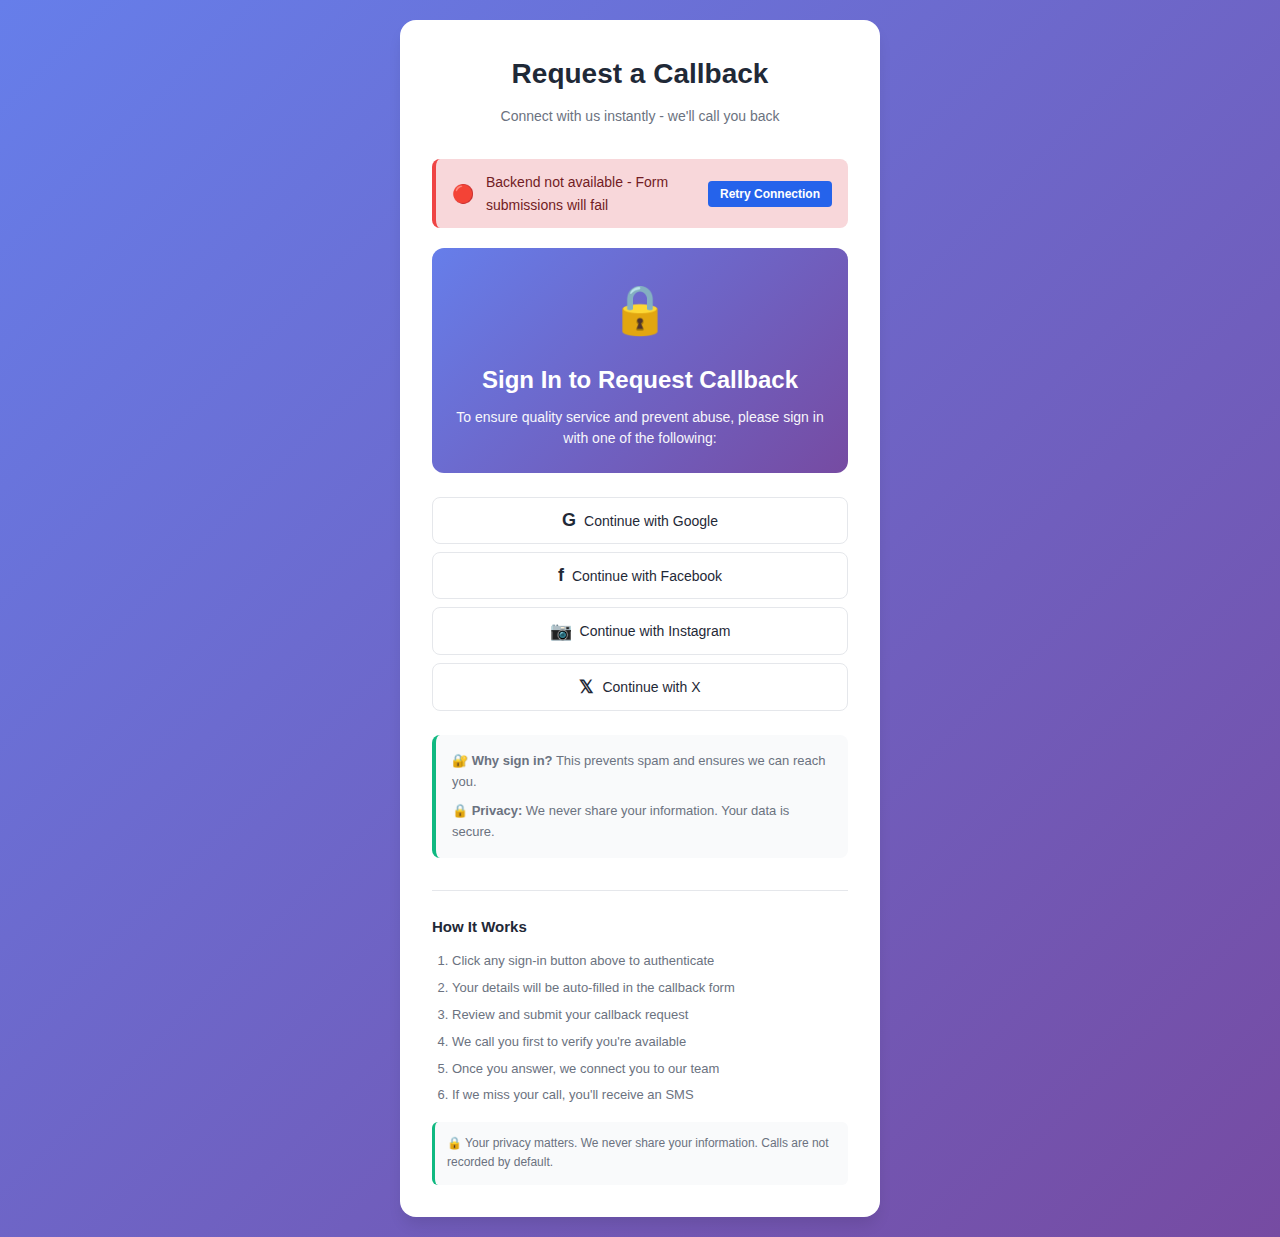
<file: frontend/index.html>
<!DOCTYPE html>
<html lang="en">
<head>
  <meta charset="UTF-8" />
  <meta name="viewport" content="width=device-width, initial-scale=1.0"/>
  <meta name="description" content="Request a callback - Connect instantly with our team"/>
  <title>Request a Callback</title>
  <link rel="stylesheet" href="styles.css"/>
  <!-- Google reCAPTCHA v2 -->
  <script src="https://www.google.com/recaptcha/api.js" async defer></script>
</head>
<body>
  <div class="container">
    <header>
      <h1>Request a Callback</h1>
      <p class="subtitle">Connect with us instantly - we'll call you back</p>
    </header>

    <!-- Backend Status Indicator -->
    <div id="backend-status">
      <div class="backend-status status-checking">
        <span class="status-icon">🔄</span>
        <span class="status-text">Checking backend connection...</span>
      </div>
    </div>

    <!-- Setup Wizard Link (shown when Twilio not configured) -->
    <div id="setup-wizard-notice" style="display: none; background: #fff3cd; border-left: 4px solid #ffc107; padding: 16px; margin: 20px 0; border-radius: 4px;">
      <h3 style="margin-top: 0; color: #856404;">⚙️ Twilio Not Configured</h3>
      <p style="color: #856404;">To enable real phone callbacks, you need to configure Twilio credentials.</p>
      <a href="setup.html" style="display: inline-block; margin-top: 10px; padding: 10px 20px; background: #007bff; color: white; text-decoration: none; border-radius: 4px;">
        🚀 Run Setup Wizard
      </a>
    </div>

    <!-- Authentication Required Section -->
    <div id="auth-required" class="auth-section">
      <div class="auth-notice">
        <span class="lock-icon">🔒</span>
        <h3>Sign In to Request Callback</h3>
        <p>To ensure quality service and prevent abuse, please sign in with one of the following:</p>
      </div>

      <div class="social-login">
        <div class="social-buttons">
          <button class="social-btn google" data-provider="google">
            <span class="icon">G</span> Continue with Google
          </button>
          <button class="social-btn facebook" data-provider="facebook">
            <span class="icon">f</span> Continue with Facebook
          </button>
          <button class="social-btn instagram" data-provider="instagram">
            <span class="icon">📷</span> Continue with Instagram
          </button>
          <button class="social-btn x" data-provider="x">
            <span class="icon">𝕏</span> Continue with X
          </button>
        </div>
      </div>

      <div class="security-notice">
        <p>🔐 <strong>Why sign in?</strong> This prevents spam and ensures we can reach you.</p>
        <p>🔒 <strong>Privacy:</strong> We never share your information. Your data is secure.</p>
      </div>
    </div>

    <!-- User Profile (shown when logged in) -->
    <div id="user-profile" class="user-profile" style="display: none;">
      <div class="profile-card">
        <div class="profile-info">
          <span class="profile-icon">👤</span>
          <div class="profile-details">
            <strong id="profile-name">Loading...</strong>
            <small id="profile-email">Loading...</small>
          </div>
        </div>
        <button id="logout-btn" class="logout-btn">Sign Out</button>
      </div>
    </div>

    <form id="callbackForm" style="display: none;">
      <div class="form-group">
        <label for="name">Full Name</label>
        <input 
          type="text" 
          id="name" 
          name="name"
          placeholder="John Doe" 
          autocomplete="name"
        />
      </div>

      <div class="form-group">
        <label for="email">Email Address</label>
        <input 
          type="email" 
          id="email" 
          name="email"
          placeholder="john@example.com" 
          autocomplete="email"
        />
      </div>

      <div class="form-group">
        <label for="phone">Phone Number <span class="required">*</span></label>
        <input
          type="tel"
          id="phone"
          name="phone"
          placeholder="+1 (555) 123-4567"
          required
          autocomplete="tel"
          pattern="[\+]?[0-9\s\-\(\)]+"
        />
        <small class="help-text">Include country code for international numbers</small>
      </div>

      <!-- Honeypot field - hidden from users, catches bots -->
      <div class="form-group" style="position: absolute; left: -9999px; opacity: 0; pointer-events: none;" aria-hidden="true">
        <label for="website">Website (leave blank)</label>
        <input
          type="text"
          id="website"
          name="website"
          tabindex="-1"
          autocomplete="off"
        />
      </div>

      <!-- Google reCAPTCHA v2 widget -->
      <div class="captcha-container">
        <div class="g-recaptcha" data-sitekey="6LeIxAcTAAAAAJcZVRqyHh71UMIEGNQ_MXjiZKhI"></div>
        <small class="help-text">This site is protected by reCAPTCHA</small>
      </div>

      <button type="submit" class="submit-btn">
        📞 Request Callback Now
      </button>
    </form>

    <div id="status" class="status-message" role="status" aria-live="polite"></div>

    <footer class="info-section">
      <h4>How It Works</h4>
      <ol>
        <li>Click any sign-in button above to authenticate</li>
        <li>Your details will be auto-filled in the callback form</li>
        <li>Review and submit your callback request</li>
        <li>We call you first to verify you're available</li>
        <li>Once you answer, we connect you to our team</li>
        <li>If we miss your call, you'll receive an SMS</li>
      </ol>
      <p class="privacy-note">
        🔒 Your privacy matters. We never share your information.
        Calls are not recorded by default.
      </p>
    </footer>
  </div>

  <script src="app.js"></script>
</body>
</html>
</file>
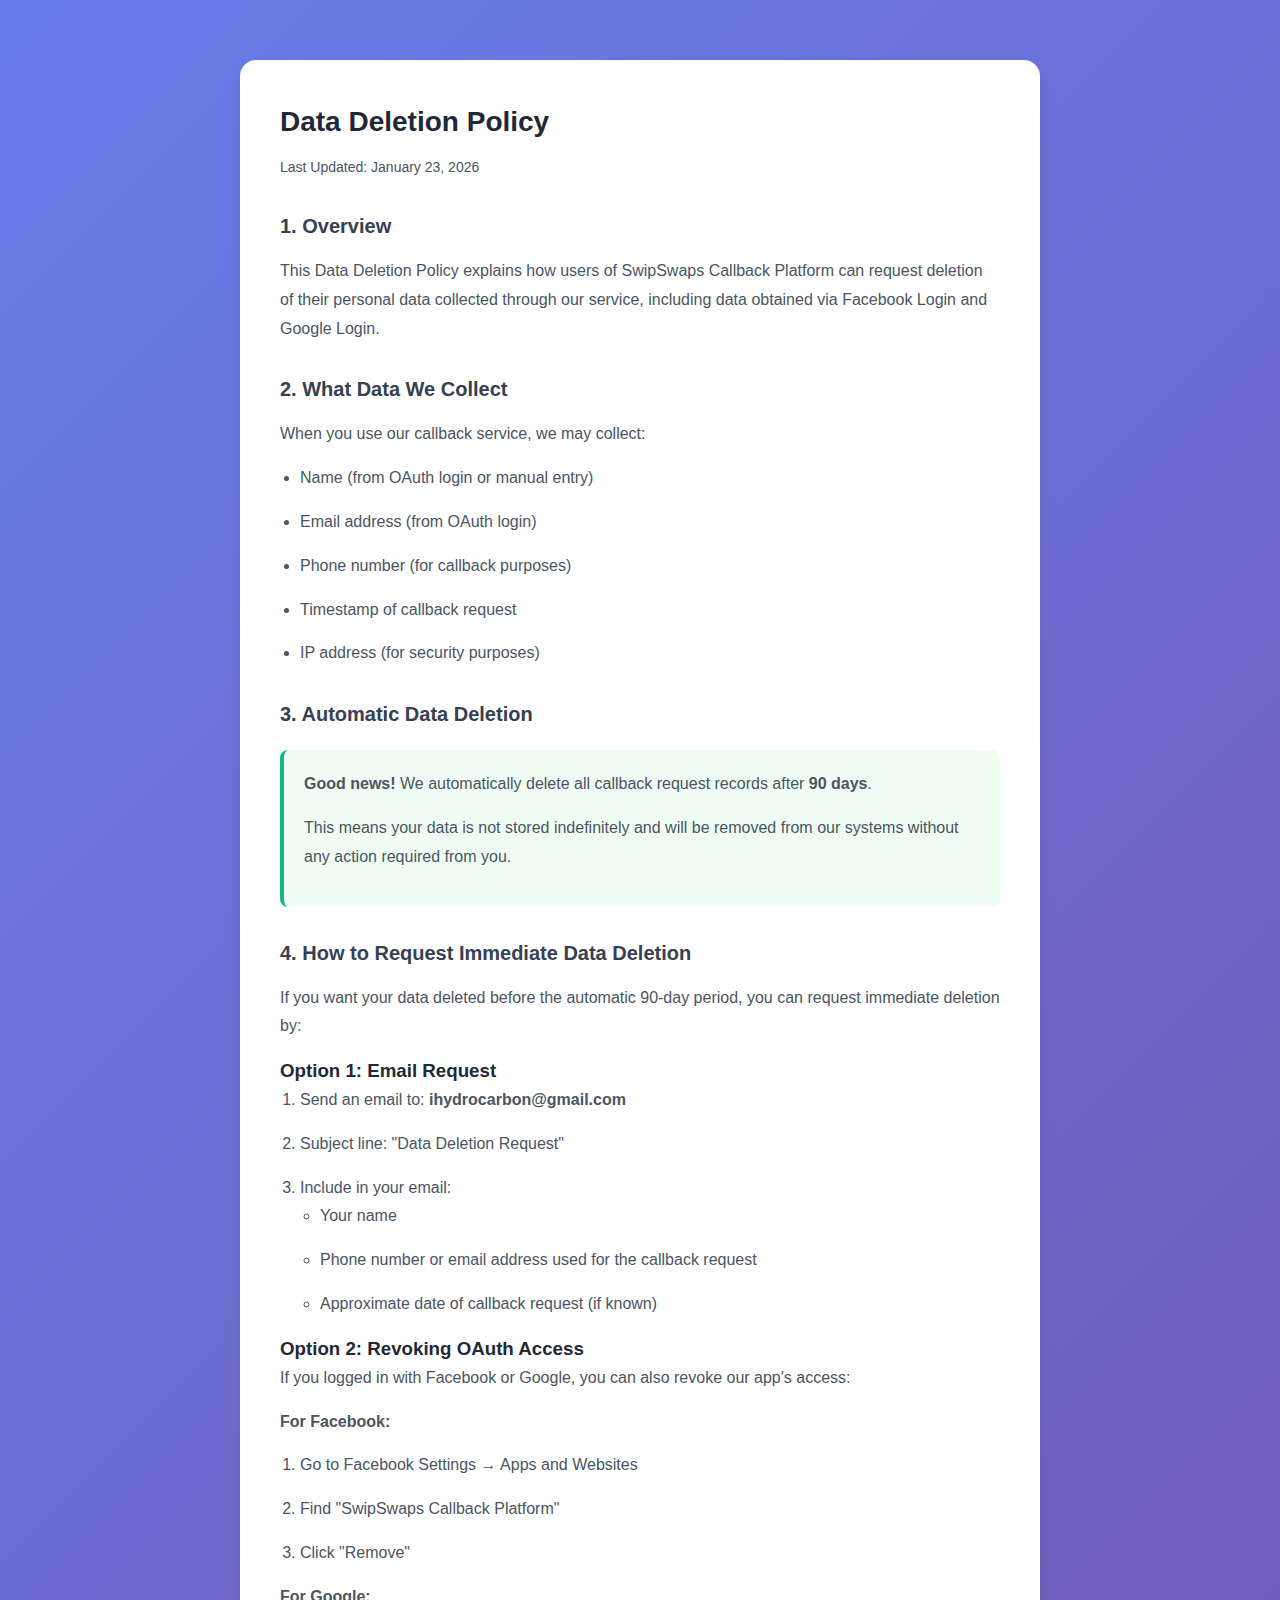
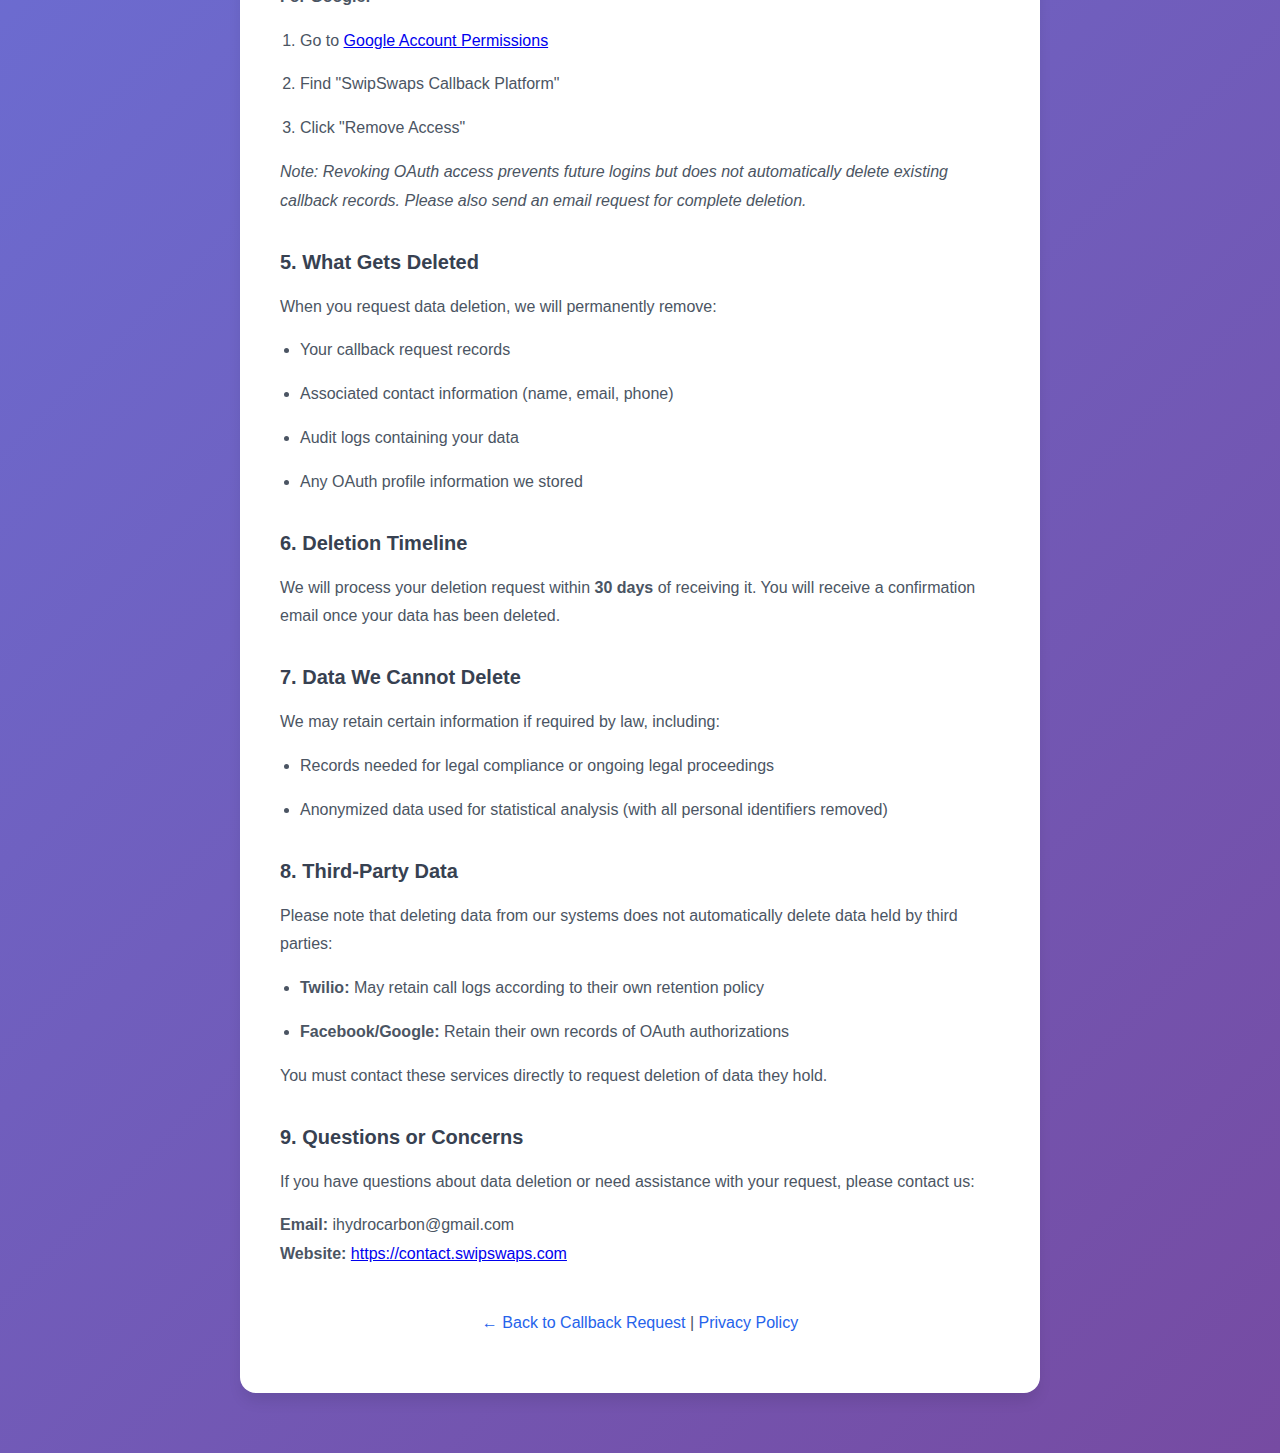
<file: frontend/data-deletion.html>
<!DOCTYPE html>
<html lang="en">
<head>
  <meta charset="UTF-8">
  <meta name="viewport" content="width=device-width, initial-scale=1.0">
  <title>Data Deletion Policy - SwipSwaps Callback Platform</title>
  <link rel="stylesheet" href="styles.css">
  <style>
    .policy-container {
      max-width: 800px;
      margin: 40px auto;
      background: white;
      padding: 40px;
      border-radius: 16px;
      box-shadow: 0 10px 15px -3px rgba(0, 0, 0, 0.1);
    }
    .policy-container h1 {
      color: #1f2937;
      margin-bottom: 10px;
    }
    .policy-container h2 {
      color: #374151;
      margin-top: 30px;
      margin-bottom: 15px;
      font-size: 20px;
    }
    .policy-container p, .policy-container li {
      color: #4b5563;
      line-height: 1.8;
      margin-bottom: 15px;
    }
    .policy-container ul, .policy-container ol {
      margin-left: 20px;
    }
    .last-updated {
      color: #6b7280;
      font-size: 14px;
      margin-bottom: 30px;
    }
    .highlight-box {
      background: #f0fdf4;
      border-left: 4px solid #10b981;
      padding: 20px;
      margin: 20px 0;
      border-radius: 8px;
    }
  </style>
</head>
<body>
  <div class="policy-container">
    <h1>Data Deletion Policy</h1>
    <p class="last-updated">Last Updated: January 23, 2026</p>

    <h2>1. Overview</h2>
    <p>
      This Data Deletion Policy explains how users of SwipSwaps Callback Platform can request deletion 
      of their personal data collected through our service, including data obtained via Facebook Login 
      and Google Login.
    </p>

    <h2>2. What Data We Collect</h2>
    <p>When you use our callback service, we may collect:</p>
    <ul>
      <li>Name (from OAuth login or manual entry)</li>
      <li>Email address (from OAuth login)</li>
      <li>Phone number (for callback purposes)</li>
      <li>Timestamp of callback request</li>
      <li>IP address (for security purposes)</li>
    </ul>

    <h2>3. Automatic Data Deletion</h2>
    <div class="highlight-box">
      <p><strong>Good news!</strong> We automatically delete all callback request records after <strong>90 days</strong>.</p>
      <p>This means your data is not stored indefinitely and will be removed from our systems without any action required from you.</p>
    </div>

    <h2>4. How to Request Immediate Data Deletion</h2>
    <p>If you want your data deleted before the automatic 90-day period, you can request immediate deletion by:</p>
    
    <h3>Option 1: Email Request</h3>
    <ol>
      <li>Send an email to: <strong>ihydrocarbon@gmail.com</strong></li>
      <li>Subject line: "Data Deletion Request"</li>
      <li>Include in your email:
        <ul>
          <li>Your name</li>
          <li>Phone number or email address used for the callback request</li>
          <li>Approximate date of callback request (if known)</li>
        </ul>
      </li>
    </ol>

    <h3>Option 2: Revoking OAuth Access</h3>
    <p>If you logged in with Facebook or Google, you can also revoke our app's access:</p>
    
    <p><strong>For Facebook:</strong></p>
    <ol>
      <li>Go to Facebook Settings → Apps and Websites</li>
      <li>Find "SwipSwaps Callback Platform"</li>
      <li>Click "Remove"</li>
    </ol>

    <p><strong>For Google:</strong></p>
    <ol>
      <li>Go to <a href="https://myaccount.google.com/permissions" target="_blank">Google Account Permissions</a></li>
      <li>Find "SwipSwaps Callback Platform"</li>
      <li>Click "Remove Access"</li>
    </ol>

    <p><em>Note: Revoking OAuth access prevents future logins but does not automatically delete existing callback records. Please also send an email request for complete deletion.</em></p>

    <h2>5. What Gets Deleted</h2>
    <p>When you request data deletion, we will permanently remove:</p>
    <ul>
      <li>Your callback request records</li>
      <li>Associated contact information (name, email, phone)</li>
      <li>Audit logs containing your data</li>
      <li>Any OAuth profile information we stored</li>
    </ul>

    <h2>6. Deletion Timeline</h2>
    <p>
      We will process your deletion request within <strong>30 days</strong> of receiving it. 
      You will receive a confirmation email once your data has been deleted.
    </p>

    <h2>7. Data We Cannot Delete</h2>
    <p>We may retain certain information if required by law, including:</p>
    <ul>
      <li>Records needed for legal compliance or ongoing legal proceedings</li>
      <li>Anonymized data used for statistical analysis (with all personal identifiers removed)</li>
    </ul>

    <h2>8. Third-Party Data</h2>
    <p>
      Please note that deleting data from our systems does not automatically delete data held by third parties:
    </p>
    <ul>
      <li><strong>Twilio:</strong> May retain call logs according to their own retention policy</li>
      <li><strong>Facebook/Google:</strong> Retain their own records of OAuth authorizations</li>
    </ul>
    <p>You must contact these services directly to request deletion of data they hold.</p>

    <h2>9. Questions or Concerns</h2>
    <p>
      If you have questions about data deletion or need assistance with your request, please contact us:
    </p>
    <p>
      <strong>Email:</strong> ihydrocarbon@gmail.com<br>
      <strong>Website:</strong> <a href="https://contact.swipswaps.com">https://contact.swipswaps.com</a>
    </p>

    <p style="margin-top: 40px; text-align: center;">
      <a href="index.html" style="color: #2563eb; text-decoration: none;">← Back to Callback Request</a> | 
      <a href="privacy-policy.html" style="color: #2563eb; text-decoration: none;">Privacy Policy</a>
    </p>
  </div>
</body>
</html>
</file>
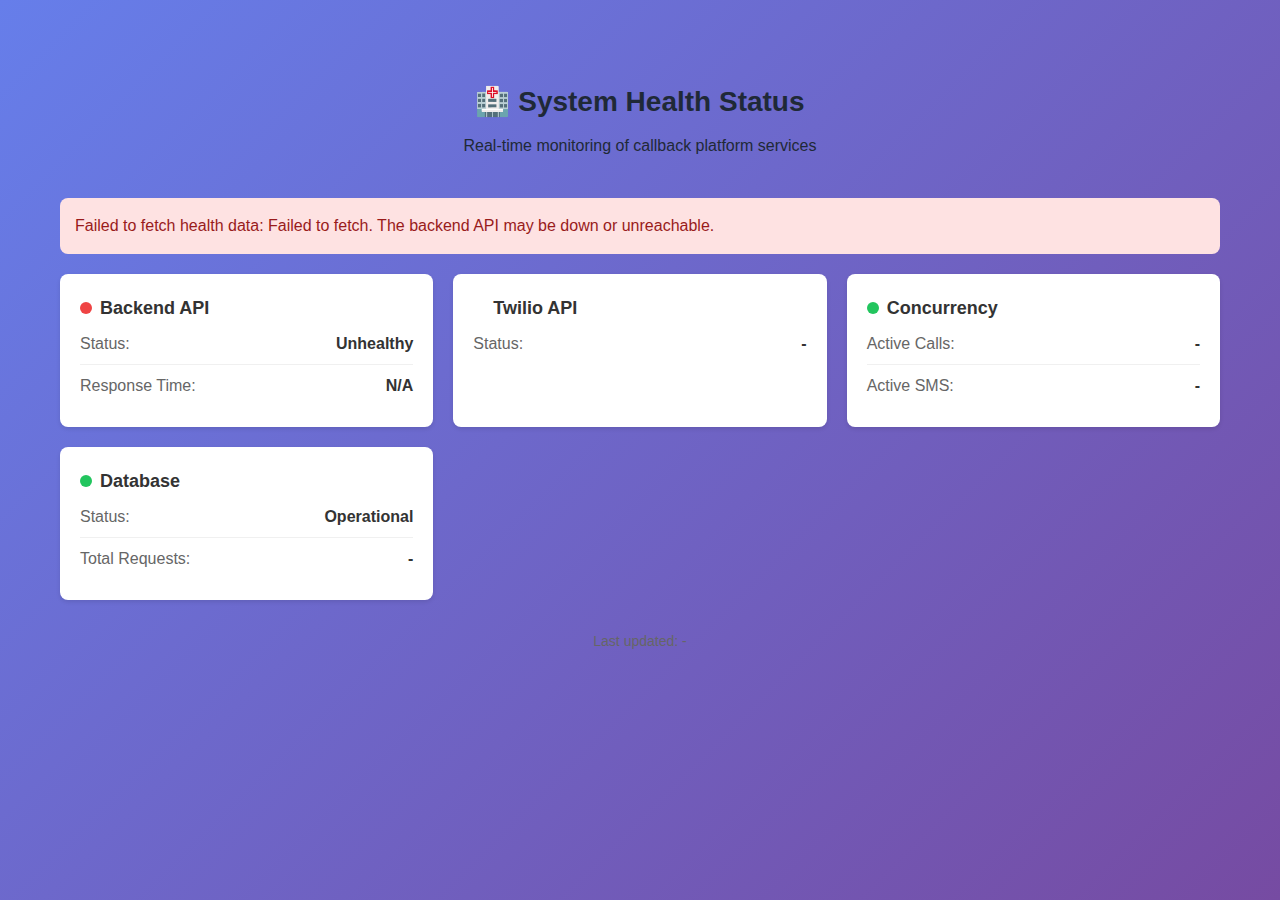
<file: frontend/health.html>
<!DOCTYPE html>
<html lang="en">
<head>
  <meta charset="UTF-8">
  <meta name="viewport" content="width=device-width, initial-scale=1.0">
  <title>System Health - Callback Platform</title>
  <link rel="stylesheet" href="styles.css">
  <style>
    .health-container {
      max-width: 1200px;
      margin: 40px auto;
      padding: 20px;
    }
    .health-header {
      text-align: center;
      margin-bottom: 40px;
    }
    .health-grid {
      display: grid;
      grid-template-columns: repeat(auto-fit, minmax(300px, 1fr));
      gap: 20px;
      margin-bottom: 30px;
    }
    .health-card {
      background: white;
      border-radius: 8px;
      padding: 20px;
      box-shadow: 0 2px 4px rgba(0,0,0,0.1);
    }
    .health-card h3 {
      margin-top: 0;
      color: #333;
      font-size: 18px;
    }
    .status-indicator {
      display: inline-block;
      width: 12px;
      height: 12px;
      border-radius: 50%;
      margin-right: 8px;
    }
    .status-healthy { background-color: #22c55e; }
    .status-degraded { background-color: #eab308; }
    .status-unhealthy { background-color: #ef4444; }
    .metric-row {
      display: flex;
      justify-content: space-between;
      padding: 8px 0;
      border-bottom: 1px solid #f0f0f0;
    }
    .metric-row:last-child {
      border-bottom: none;
    }
    .metric-label {
      color: #666;
    }
    .metric-value {
      font-weight: 600;
      color: #333;
    }
    .last-updated {
      text-align: center;
      color: #666;
      font-size: 14px;
      margin-top: 20px;
    }
    .error-message {
      background: #fee2e2;
      color: #991b1b;
      padding: 15px;
      border-radius: 8px;
      margin: 20px 0;
    }
    .loading {
      text-align: center;
      padding: 40px;
      color: #666;
    }
  </style>
</head>
<body>
  <div class="health-container">
    <header class="health-header">
      <h1>🏥 System Health Status</h1>
      <p>Real-time monitoring of callback platform services</p>
    </header>

    <div id="loading" class="loading">
      <p>Loading health status...</p>
    </div>

    <div id="error" class="error-message" style="display: none;"></div>

    <div id="healthContent" style="display: none;">
      <div class="health-grid">
        <!-- Backend API Health -->
        <div class="health-card">
          <h3><span class="status-indicator" id="apiStatus"></span>Backend API</h3>
          <div class="metric-row">
            <span class="metric-label">Status:</span>
            <span class="metric-value" id="apiStatusText">-</span>
          </div>
          <div class="metric-row">
            <span class="metric-label">Response Time:</span>
            <span class="metric-value" id="apiResponseTime">-</span>
          </div>
        </div>

        <!-- Twilio API Health -->
        <div class="health-card">
          <h3><span class="status-indicator" id="twilioStatus"></span>Twilio API</h3>
          <div class="metric-row">
            <span class="metric-label">Status:</span>
            <span class="metric-value" id="twilioStatusText">-</span>
          </div>
        </div>

        <!-- Concurrency Status -->
        <div class="health-card">
          <h3><span class="status-indicator status-healthy"></span>Concurrency</h3>
          <div class="metric-row">
            <span class="metric-label">Active Calls:</span>
            <span class="metric-value" id="activeCalls">-</span>
          </div>
          <div class="metric-row">
            <span class="metric-label">Active SMS:</span>
            <span class="metric-value" id="activeSMS">-</span>
          </div>
        </div>

        <!-- Database Status -->
        <div class="health-card">
          <h3><span class="status-indicator status-healthy"></span>Database</h3>
          <div class="metric-row">
            <span class="metric-label">Status:</span>
            <span class="metric-value">Operational</span>
          </div>
          <div class="metric-row">
            <span class="metric-label">Total Requests:</span>
            <span class="metric-value" id="totalRequests">-</span>
          </div>
        </div>
      </div>

      <div class="last-updated">
        Last updated: <span id="lastUpdated">-</span>
      </div>
    </div>
  </div>

  <script src="health.js"></script>
</body>
</html>
</file>
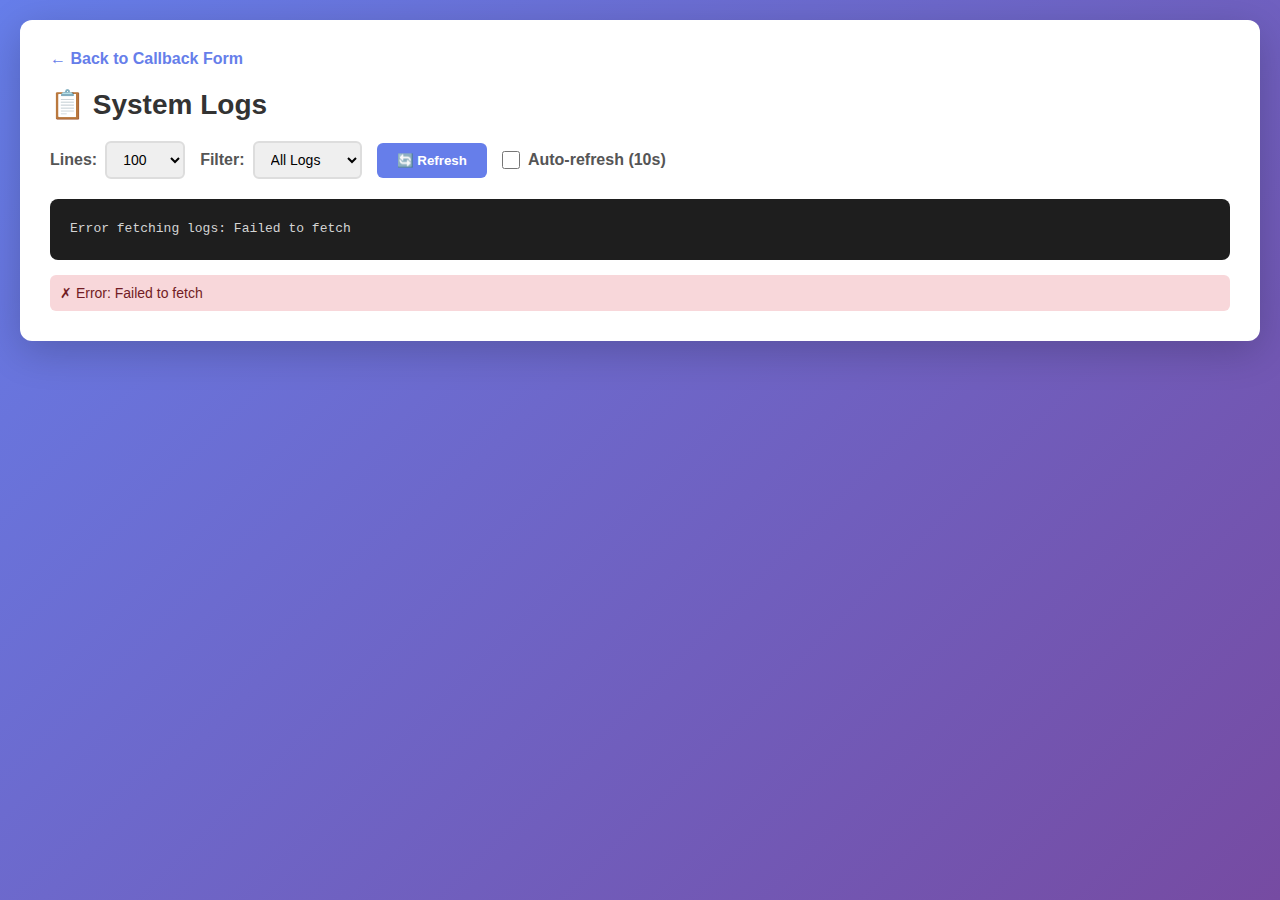
<file: frontend/logs.html>
<!DOCTYPE html>
<html lang="en">
<head>
    <meta charset="UTF-8">
    <meta name="viewport" content="width=device-width, initial-scale=1.0">
    <title>System Logs - Callback Platform</title>
    <style>
        * {
            margin: 0;
            padding: 0;
            box-sizing: border-box;
        }

        body {
            font-family: -apple-system, BlinkMacSystemFont, 'Segoe UI', Roboto, Oxygen, Ubuntu, Cantarell, sans-serif;
            background: linear-gradient(135deg, #667eea 0%, #764ba2 100%);
            min-height: 100vh;
            padding: 20px;
        }

        .container {
            max-width: 1400px;
            margin: 0 auto;
            background: white;
            border-radius: 12px;
            box-shadow: 0 10px 40px rgba(0,0,0,0.2);
            padding: 30px;
        }

        h1 {
            color: #333;
            margin-bottom: 20px;
            font-size: 28px;
        }

        .controls {
            display: flex;
            gap: 15px;
            margin-bottom: 20px;
            flex-wrap: wrap;
            align-items: center;
        }

        .control-group {
            display: flex;
            align-items: center;
            gap: 8px;
        }

        label {
            font-weight: 600;
            color: #555;
        }

        select, input {
            padding: 8px 12px;
            border: 2px solid #ddd;
            border-radius: 6px;
            font-size: 14px;
        }

        button {
            padding: 10px 20px;
            background: #667eea;
            color: white;
            border: none;
            border-radius: 6px;
            font-weight: 600;
            cursor: pointer;
            transition: background 0.3s;
        }

        button:hover {
            background: #5568d3;
        }

        button:disabled {
            background: #ccc;
            cursor: not-allowed;
        }

        .log-container {
            background: #1e1e1e;
            border-radius: 8px;
            padding: 20px;
            overflow-x: auto;
            max-height: 70vh;
            overflow-y: auto;
        }

        #logOutput {
            font-family: 'Courier New', Courier, monospace;
            font-size: 13px;
            line-height: 1.6;
            color: #d4d4d4;
            white-space: pre-wrap;
            word-wrap: break-word;
        }

        .log-line {
            margin-bottom: 2px;
        }

        .log-line.error {
            color: #f48771;
        }

        .log-line.warning {
            color: #dcdcaa;
        }

        .log-line.info {
            color: #4ec9b0;
        }

        .log-line.debug {
            color: #9cdcfe;
        }

        .status {
            margin-top: 15px;
            padding: 10px;
            border-radius: 6px;
            font-size: 14px;
        }

        .status.success {
            background: #d4edda;
            color: #155724;
        }

        .status.error {
            background: #f8d7da;
            color: #721c24;
        }

        .back-link {
            display: inline-block;
            margin-bottom: 20px;
            color: #667eea;
            text-decoration: none;
            font-weight: 600;
        }

        .back-link:hover {
            text-decoration: underline;
        }

        .auto-refresh {
            display: flex;
            align-items: center;
            gap: 8px;
        }

        .auto-refresh input[type="checkbox"] {
            width: 18px;
            height: 18px;
            cursor: pointer;
        }
    </style>
</head>
<body>
    <div class="container">
        <a href="index.html" class="back-link">← Back to Callback Form</a>
        
        <h1>📋 System Logs</h1>
        
        <div class="controls">
            <div class="control-group">
                <label for="lines">Lines:</label>
                <select id="lines">
                    <option value="50">50</option>
                    <option value="100" selected>100</option>
                    <option value="200">200</option>
                    <option value="500">500</option>
                    <option value="1000">1000</option>
                </select>
            </div>

            <div class="control-group">
                <label for="filter">Filter:</label>
                <select id="filter">
                    <option value="">All Logs</option>
                    <option value="twilio">Twilio</option>
                    <option value="oauth">OAuth</option>
                    <option value="error">Errors</option>
                    <option value="callback">Callbacks</option>
                    <option value="sms">SMS</option>
                </select>
            </div>

            <button id="refreshBtn" onclick="fetchLogs()">🔄 Refresh</button>

            <div class="auto-refresh">
                <input type="checkbox" id="autoRefresh">
                <label for="autoRefresh">Auto-refresh (10s)</label>
            </div>
        </div>

        <div class="log-container">
            <div id="logOutput">Loading logs...</div>
        </div>

        <div id="status"></div>
    </div>

    <script>
        const API_URL = 'https://api.swipswaps.com';
        let autoRefreshInterval = null;

        async function fetchLogs() {
            const lines = document.getElementById('lines').value;
            const filter = document.getElementById('filter').value;
            const refreshBtn = document.getElementById('refreshBtn');
            const logOutput = document.getElementById('logOutput');
            const statusDiv = document.getElementById('status');

            refreshBtn.disabled = true;
            refreshBtn.textContent = '⏳ Loading...';

            try {
                const params = new URLSearchParams({ lines });
                if (filter) params.append('filter', filter);

                const response = await fetch(`${API_URL}/logs?${params}`);
                const data = await response.json();

                if (data.success) {
                    // Format logs with syntax highlighting
                    const formattedLogs = formatLogs(data.logs);
                    logOutput.innerHTML = formattedLogs || '<span style="color: #888;">No logs available</span>';

                    statusDiv.className = 'status success';
                    statusDiv.textContent = `✓ Loaded ${data.lines_returned} of ${data.total_lines_in_file} lines (filter: ${data.filter})`;
                } else {
                    logOutput.textContent = `Error: ${data.error}`;
                    statusDiv.className = 'status error';
                    statusDiv.textContent = `✗ Failed to load logs: ${data.error}`;
                }
            } catch (error) {
                logOutput.textContent = `Error fetching logs: ${error.message}`;
                statusDiv.className = 'status error';
                statusDiv.textContent = `✗ Error: ${error.message}`;
            } finally {
                refreshBtn.disabled = false;
                refreshBtn.textContent = '🔄 Refresh';
            }
        }

        function formatLogs(logs) {
            if (!logs) return '';
            
            return logs.split('\n').map(line => {
                let className = 'log-line';
                
                if (line.includes('ERROR') || line.includes('Error')) {
                    className += ' error';
                } else if (line.includes('WARNING') || line.includes('Warning')) {
                    className += ' warning';
                } else if (line.includes('INFO')) {
                    className += ' info';
                } else if (line.includes('DEBUG')) {
                    className += ' debug';
                }
                
                return `<div class="${className}">${escapeHtml(line)}</div>`;
            }).join('');
        }

        function escapeHtml(text) {
            const div = document.createElement('div');
            div.textContent = text;
            return div.innerHTML;
        }

        // Auto-refresh functionality
        document.getElementById('autoRefresh').addEventListener('change', (e) => {
            if (e.target.checked) {
                autoRefreshInterval = setInterval(fetchLogs, 10000);
            } else {
                if (autoRefreshInterval) {
                    clearInterval(autoRefreshInterval);
                    autoRefreshInterval = null;
                }
            }
        });

        // Initial load
        fetchLogs();
    </script>
</body>
</html>
</file>
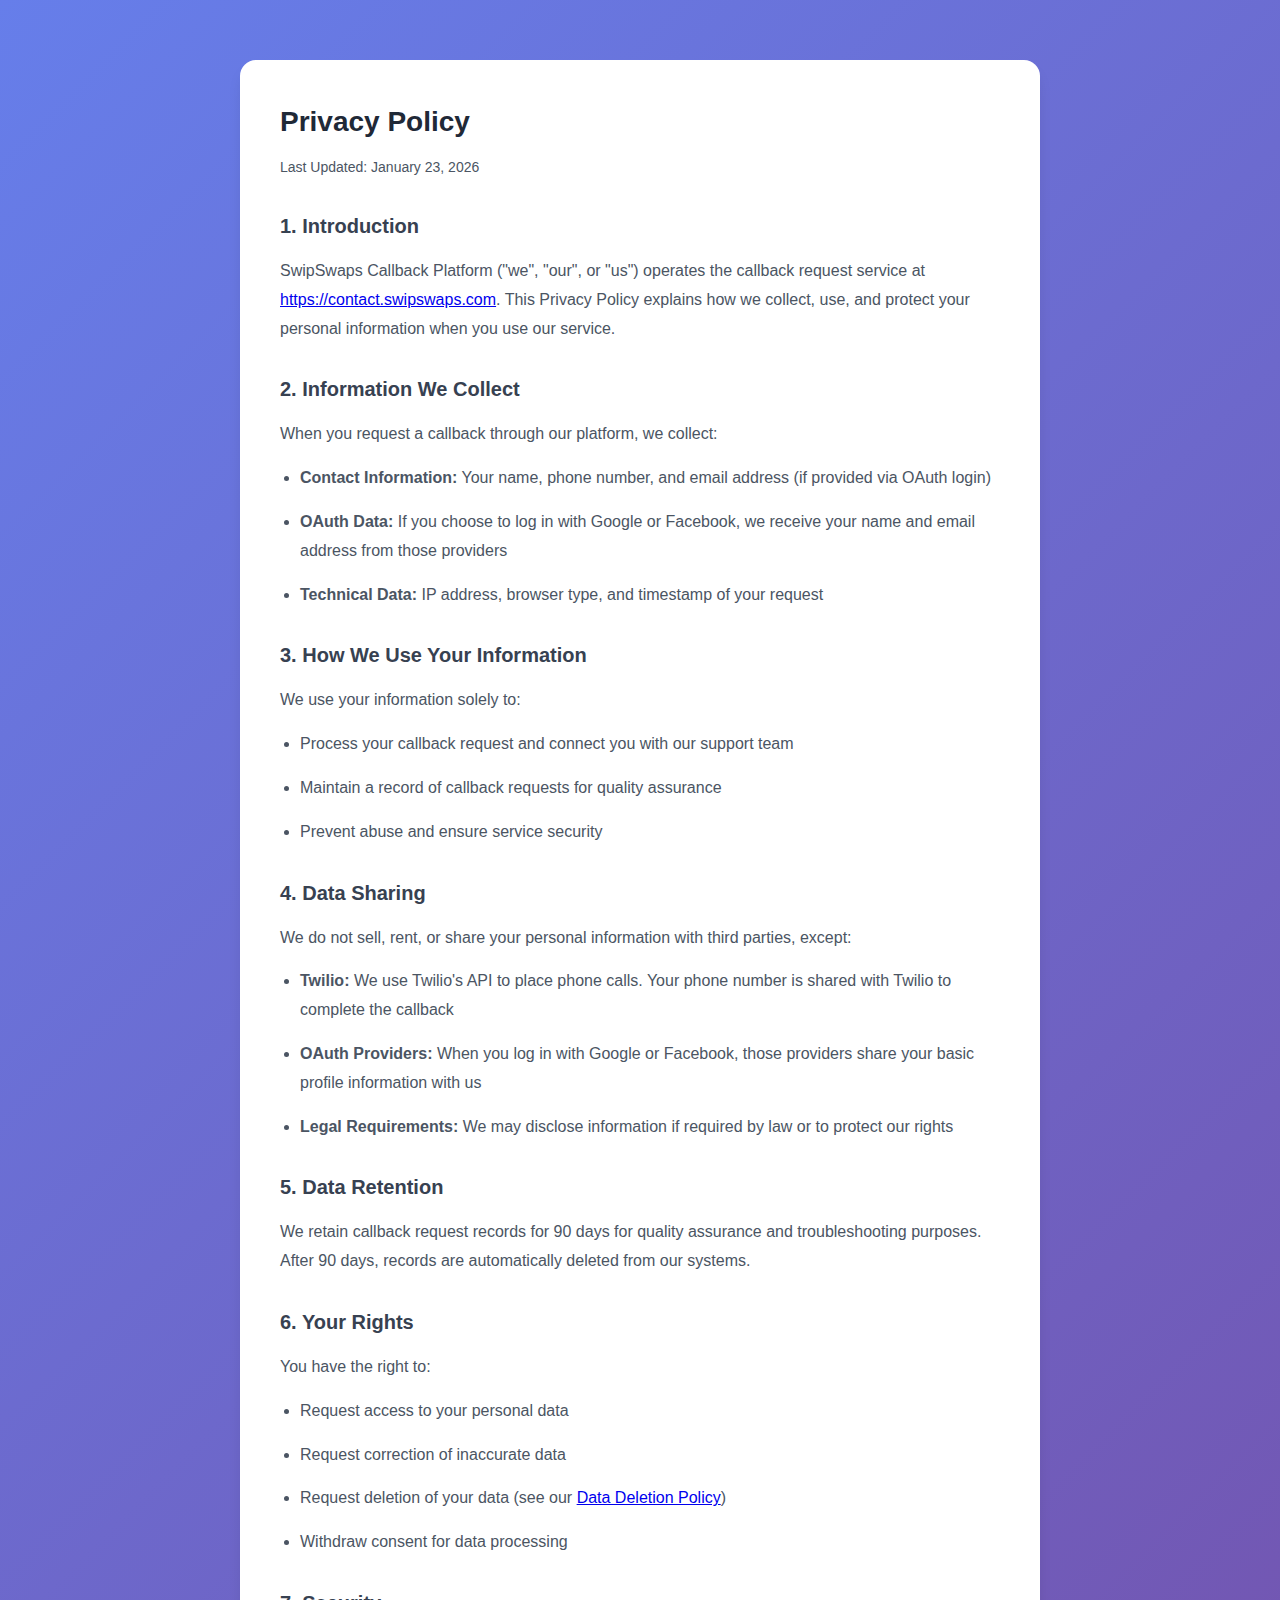
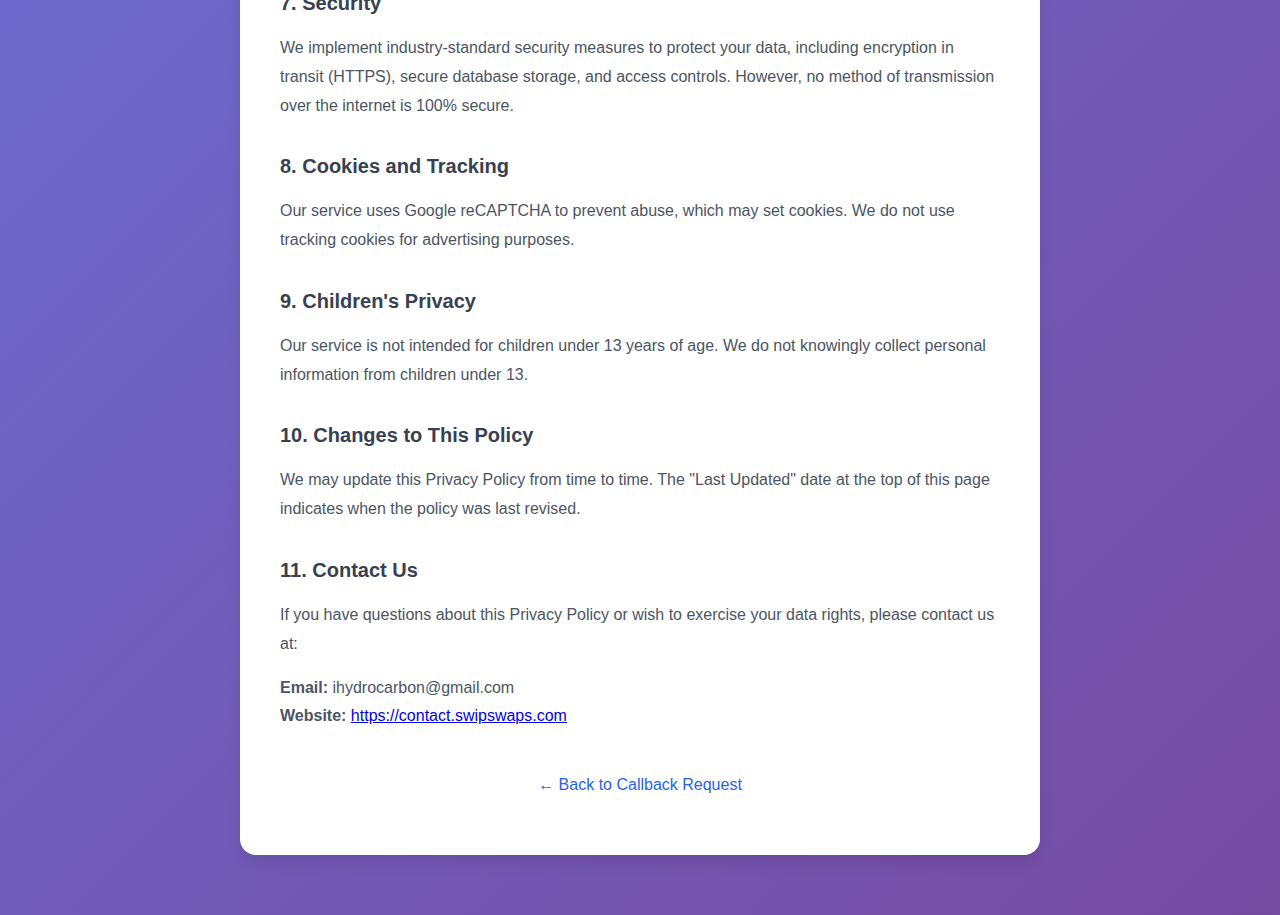
<file: frontend/privacy-policy.html>
<!DOCTYPE html>
<html lang="en">
<head>
  <meta charset="UTF-8">
  <meta name="viewport" content="width=device-width, initial-scale=1.0">
  <title>Privacy Policy - SwipSwaps Callback Platform</title>
  <link rel="stylesheet" href="styles.css">
  <style>
    .policy-container {
      max-width: 800px;
      margin: 40px auto;
      background: white;
      padding: 40px;
      border-radius: 16px;
      box-shadow: 0 10px 15px -3px rgba(0, 0, 0, 0.1);
    }
    .policy-container h1 {
      color: #1f2937;
      margin-bottom: 10px;
    }
    .policy-container h2 {
      color: #374151;
      margin-top: 30px;
      margin-bottom: 15px;
      font-size: 20px;
    }
    .policy-container p, .policy-container li {
      color: #4b5563;
      line-height: 1.8;
      margin-bottom: 15px;
    }
    .policy-container ul {
      margin-left: 20px;
    }
    .last-updated {
      color: #6b7280;
      font-size: 14px;
      margin-bottom: 30px;
    }
  </style>
</head>
<body>
  <div class="policy-container">
    <h1>Privacy Policy</h1>
    <p class="last-updated">Last Updated: January 23, 2026</p>

    <h2>1. Introduction</h2>
    <p>
      SwipSwaps Callback Platform ("we", "our", or "us") operates the callback request service at 
      <a href="https://contact.swipswaps.com">https://contact.swipswaps.com</a>. This Privacy Policy 
      explains how we collect, use, and protect your personal information when you use our service.
    </p>

    <h2>2. Information We Collect</h2>
    <p>When you request a callback through our platform, we collect:</p>
    <ul>
      <li><strong>Contact Information:</strong> Your name, phone number, and email address (if provided via OAuth login)</li>
      <li><strong>OAuth Data:</strong> If you choose to log in with Google or Facebook, we receive your name and email address from those providers</li>
      <li><strong>Technical Data:</strong> IP address, browser type, and timestamp of your request</li>
    </ul>

    <h2>3. How We Use Your Information</h2>
    <p>We use your information solely to:</p>
    <ul>
      <li>Process your callback request and connect you with our support team</li>
      <li>Maintain a record of callback requests for quality assurance</li>
      <li>Prevent abuse and ensure service security</li>
    </ul>

    <h2>4. Data Sharing</h2>
    <p>We do not sell, rent, or share your personal information with third parties, except:</p>
    <ul>
      <li><strong>Twilio:</strong> We use Twilio's API to place phone calls. Your phone number is shared with Twilio to complete the callback</li>
      <li><strong>OAuth Providers:</strong> When you log in with Google or Facebook, those providers share your basic profile information with us</li>
      <li><strong>Legal Requirements:</strong> We may disclose information if required by law or to protect our rights</li>
    </ul>

    <h2>5. Data Retention</h2>
    <p>
      We retain callback request records for 90 days for quality assurance and troubleshooting purposes. 
      After 90 days, records are automatically deleted from our systems.
    </p>

    <h2>6. Your Rights</h2>
    <p>You have the right to:</p>
    <ul>
      <li>Request access to your personal data</li>
      <li>Request correction of inaccurate data</li>
      <li>Request deletion of your data (see our <a href="data-deletion.html">Data Deletion Policy</a>)</li>
      <li>Withdraw consent for data processing</li>
    </ul>

    <h2>7. Security</h2>
    <p>
      We implement industry-standard security measures to protect your data, including encryption in transit (HTTPS), 
      secure database storage, and access controls. However, no method of transmission over the internet is 100% secure.
    </p>

    <h2>8. Cookies and Tracking</h2>
    <p>
      Our service uses Google reCAPTCHA to prevent abuse, which may set cookies. We do not use tracking cookies 
      for advertising purposes.
    </p>

    <h2>9. Children's Privacy</h2>
    <p>
      Our service is not intended for children under 13 years of age. We do not knowingly collect personal 
      information from children under 13.
    </p>

    <h2>10. Changes to This Policy</h2>
    <p>
      We may update this Privacy Policy from time to time. The "Last Updated" date at the top of this page 
      indicates when the policy was last revised.
    </p>

    <h2>11. Contact Us</h2>
    <p>
      If you have questions about this Privacy Policy or wish to exercise your data rights, please contact us at:
    </p>
    <p>
      <strong>Email:</strong> ihydrocarbon@gmail.com<br>
      <strong>Website:</strong> <a href="https://contact.swipswaps.com">https://contact.swipswaps.com</a>
    </p>

    <p style="margin-top: 40px; text-align: center;">
      <a href="index.html" style="color: #2563eb; text-decoration: none;">← Back to Callback Request</a>
    </p>
  </div>
</body>
</html>
</file>
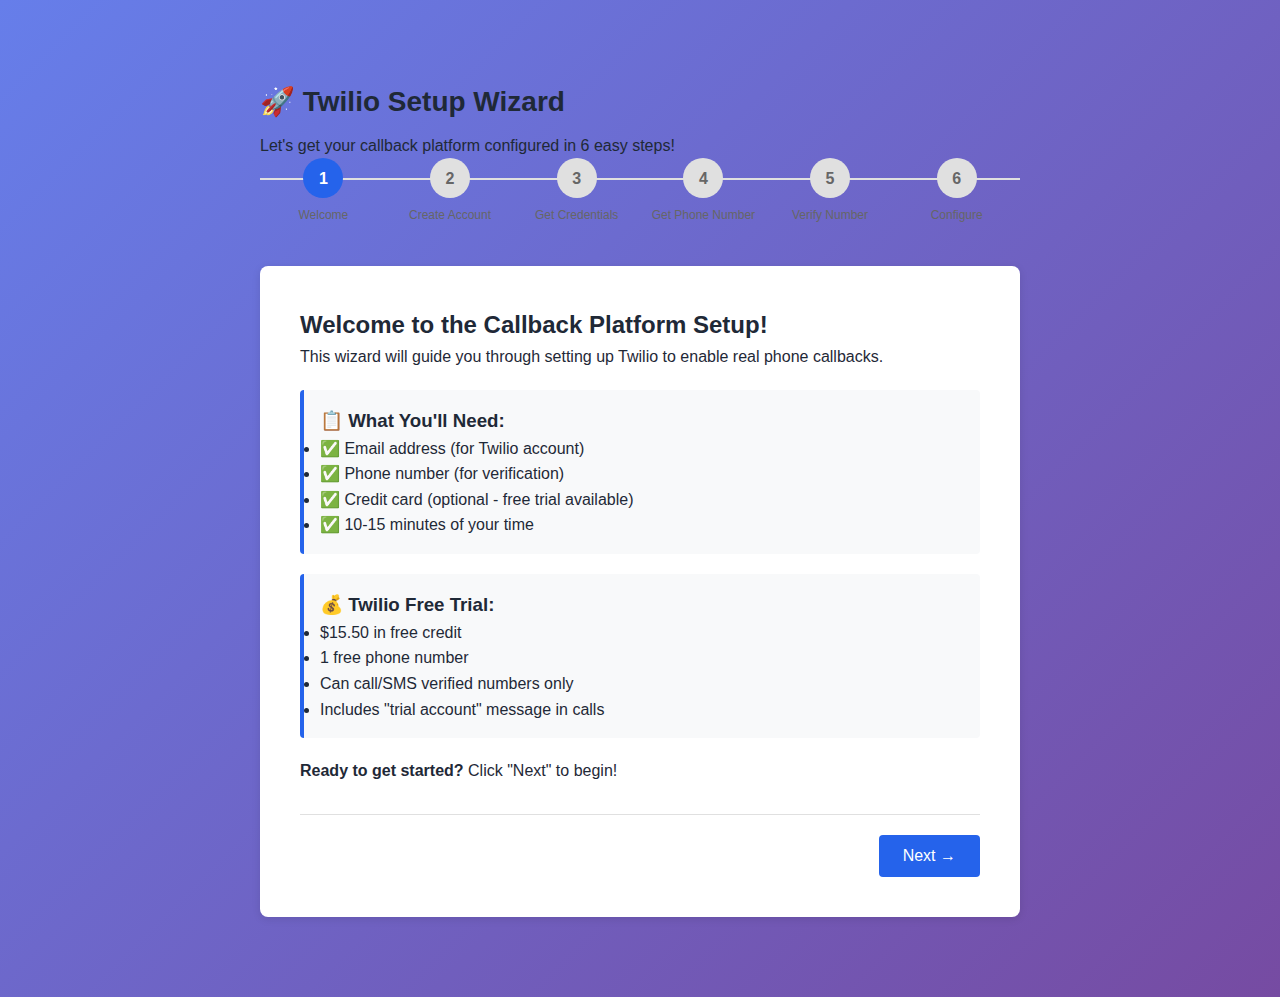
<file: frontend/setup.html>
<!DOCTYPE html>
<html lang="en">
<head>
  <meta charset="UTF-8">
  <meta name="viewport" content="width=device-width, initial-scale=1.0">
  <title>Twilio Setup Wizard - Callback Platform</title>
  <link rel="stylesheet" href="styles.css">
  <style>
    .wizard-container {
      max-width: 800px;
      margin: 40px auto;
      padding: 20px;
    }
    
    .wizard-step {
      display: none;
      animation: fadeIn 0.3s ease-in;
    }
    
    .wizard-step.active {
      display: block;
    }
    
    @keyframes fadeIn {
      from { opacity: 0; transform: translateY(10px); }
      to { opacity: 1; transform: translateY(0); }
    }
    
    .step-indicator {
      display: flex;
      justify-content: space-between;
      margin-bottom: 40px;
      position: relative;
    }
    
    .step-indicator::before {
      content: '';
      position: absolute;
      top: 20px;
      left: 0;
      right: 0;
      height: 2px;
      background: #e0e0e0;
      z-index: -1;
    }
    
    .step-item {
      display: flex;
      flex-direction: column;
      align-items: center;
      flex: 1;
      position: relative;
    }
    
    .step-number {
      width: 40px;
      height: 40px;
      border-radius: 50%;
      background: #e0e0e0;
      color: #666;
      display: flex;
      align-items: center;
      justify-content: center;
      font-weight: bold;
      margin-bottom: 8px;
      transition: all 0.3s ease;
    }
    
    .step-item.active .step-number {
      background: var(--primary-color, #007bff);
      color: white;
    }
    
    .step-item.completed .step-number {
      background: var(--success-color, #28a745);
      color: white;
    }
    
    .step-label {
      font-size: 12px;
      text-align: center;
      color: #666;
    }
    
    .wizard-content {
      background: white;
      padding: 40px;
      border-radius: 8px;
      box-shadow: 0 2px 8px rgba(0,0,0,0.1);
      min-height: 400px;
    }
    
    .wizard-actions {
      display: flex;
      justify-content: space-between;
      margin-top: 30px;
      padding-top: 20px;
      border-top: 1px solid #e0e0e0;
    }
    
    .btn-wizard {
      padding: 12px 24px;
      border: none;
      border-radius: 4px;
      font-size: 16px;
      cursor: pointer;
      transition: all 0.3s ease;
    }
    
    .btn-primary {
      background: var(--primary-color, #007bff);
      color: white;
    }
    
    .btn-primary:hover {
      background: #0056b3;
    }
    
    .btn-secondary {
      background: #6c757d;
      color: white;
    }
    
    .btn-secondary:hover {
      background: #545b62;
    }
    
    .credential-input {
      width: 100%;
      padding: 12px;
      margin: 8px 0;
      border: 1px solid #ddd;
      border-radius: 4px;
      font-size: 14px;
      font-family: monospace;
    }
    
    .help-box {
      background: #f8f9fa;
      border-left: 4px solid var(--primary-color, #007bff);
      padding: 16px;
      margin: 20px 0;
      border-radius: 4px;
    }
    
    .external-link {
      display: inline-block;
      margin: 10px 0;
      padding: 12px 20px;
      background: var(--primary-color, #007bff);
      color: white;
      text-decoration: none;
      border-radius: 4px;
      transition: all 0.3s ease;
    }
    
    .external-link:hover {
      background: #0056b3;
      transform: translateY(-2px);
    }
  </style>
</head>
<body>
  <div class="wizard-container">
    <h1>🚀 Twilio Setup Wizard</h1>
    <p>Let's get your callback platform configured in 6 easy steps!</p>

    <!-- Step Indicator -->
    <div class="step-indicator">
      <div class="step-item active" data-step="1">
        <div class="step-number">1</div>
        <div class="step-label">Welcome</div>
      </div>
      <div class="step-item" data-step="2">
        <div class="step-number">2</div>
        <div class="step-label">Create Account</div>
      </div>
      <div class="step-item" data-step="3">
        <div class="step-number">3</div>
        <div class="step-label">Get Credentials</div>
      </div>
      <div class="step-item" data-step="4">
        <div class="step-number">4</div>
        <div class="step-label">Get Phone Number</div>
      </div>
      <div class="step-item" data-step="5">
        <div class="step-number">5</div>
        <div class="step-label">Verify Number</div>
      </div>
      <div class="step-item" data-step="6">
        <div class="step-number">6</div>
        <div class="step-label">Configure</div>
      </div>
    </div>

    <!-- Wizard Content -->
    <div class="wizard-content">

      <!-- Step 1: Welcome -->
      <div class="wizard-step active" data-step="1">
        <h2>Welcome to the Callback Platform Setup!</h2>
        <p>This wizard will guide you through setting up Twilio to enable real phone callbacks.</p>

        <div class="help-box">
          <h3>📋 What You'll Need:</h3>
          <ul>
            <li>✅ Email address (for Twilio account)</li>
            <li>✅ Phone number (for verification)</li>
            <li>✅ Credit card (optional - free trial available)</li>
            <li>✅ 10-15 minutes of your time</li>
          </ul>
        </div>

        <div class="help-box">
          <h3>💰 Twilio Free Trial:</h3>
          <ul>
            <li>$15.50 in free credit</li>
            <li>1 free phone number</li>
            <li>Can call/SMS verified numbers only</li>
            <li>Includes "trial account" message in calls</li>
          </ul>
        </div>

        <p><strong>Ready to get started?</strong> Click "Next" to begin!</p>
      </div>

      <!-- Step 2: Create Twilio Account -->
      <div class="wizard-step" data-step="2">
        <h2>Step 1: Create Your Twilio Account</h2>
        <p>First, you'll need to create a free Twilio account.</p>

        <div class="help-box">
          <h3>📝 Instructions:</h3>
          <ol>
            <li>Click the button below to open Twilio signup in a new tab</li>
            <li>Fill in your email, password, and phone number</li>
            <li>Verify your phone number with the code they send</li>
            <li>Complete the signup process</li>
            <li>Come back here and click "Next"</li>
          </ol>
        </div>

        <a href="https://www.twilio.com/try-twilio" target="_blank" class="external-link">
          🔗 Open Twilio Signup (New Tab)
        </a>

        <div class="help-box" style="margin-top: 20px;">
          <p><strong>✅ Already have a Twilio account?</strong> Great! Just click "Next" to continue.</p>
        </div>
      </div>

      <!-- Step 3: Get Credentials -->
      <div class="wizard-step" data-step="3">
        <h2>Step 2: Get Your Account Credentials</h2>
        <p>Now let's get your Account SID and Auth Token from the Twilio Console.</p>

        <div class="help-box">
          <h3>📝 Instructions:</h3>
          <ol>
            <li>Click the button below to open Twilio Console</li>
            <li>Look for the "Account Info" section on the dashboard</li>
            <li>Copy your <strong>Account SID</strong> (starts with "AC")</li>
            <li>Click "Show" next to Auth Token and copy it</li>
            <li>Paste both values in the fields below</li>
          </ol>
        </div>

        <a href="https://console.twilio.com/" target="_blank" class="external-link">
          🔗 Open Twilio Console (New Tab)
        </a>

        <div style="margin-top: 30px;">
          <label for="twilioSid"><strong>Account SID:</strong></label>
          <input type="text" id="twilioSid" class="credential-input" placeholder="ACxxxxxxxxxxxxxxxxxxxxxxxxxxxxxxxx" />

          <label for="twilioAuthToken" style="margin-top: 20px; display: block;"><strong>Auth Token:</strong></label>
          <input type="password" id="twilioAuthToken" class="credential-input" placeholder="Your auth token here" />

          <label style="margin-top: 10px; display: block;">
            <input type="checkbox" id="showAuthToken" /> Show Auth Token
          </label>
        </div>
      </div>

      <!-- Step 4: Get Phone Number -->
      <div class="wizard-step" data-step="4">
        <h2>Step 3: Get a Twilio Phone Number</h2>
        <p>You need a Twilio phone number to make outbound calls.</p>

        <div class="help-box">
          <h3>📝 Instructions:</h3>
          <ol>
            <li>Click the button below to open Phone Numbers page</li>
            <li>Click "Buy a number" or "Get a number"</li>
            <li>Select country (United States recommended)</li>
            <li>Check "Voice" capability (required)</li>
            <li>Check "SMS" capability (optional, for fallback)</li>
            <li>Click "Search" and choose a number</li>
            <li>Click "Buy" (free on trial account)</li>
            <li>Copy your new number and paste it below</li>
          </ol>
        </div>

        <a href="https://console.twilio.com/us1/develop/phone-numbers/manage/incoming" target="_blank" class="external-link">
          🔗 Get Twilio Phone Number (New Tab)
        </a>

        <div style="margin-top: 30px;">
          <label for="twilioNumber"><strong>Twilio Phone Number:</strong></label>
          <input type="tel" id="twilioNumber" class="credential-input" placeholder="+15551234567" />
          <small style="color: #666;">Format: +1XXXXXXXXXX (include country code)</small>
        </div>
      </div>

      <!-- Step 5: Verify Your Phone Number -->
      <div class="wizard-step" data-step="5">
        <h2>Step 4: Verify Your Personal Phone Number</h2>
        <p><strong>Important:</strong> On a free trial, Twilio can only call numbers you've verified.</p>

        <div class="help-box">
          <h3>📝 Instructions:</h3>
          <ol>
            <li>Click the button below to open Verified Numbers page</li>
            <li>Click "Add a new number" or "Verify a number"</li>
            <li>Enter <strong>your personal phone number</strong> (where you want to receive callbacks)</li>
            <li>Choose verification method: Call or SMS</li>
            <li>Enter the verification code you receive</li>
            <li>✅ Your number is now verified!</li>
            <li>Copy your verified number and paste it below</li>
          </ol>
        </div>

        <a href="https://console.twilio.com/us1/develop/phone-numbers/manage/verified" target="_blank" class="external-link">
          🔗 Verify Your Phone Number (New Tab)
        </a>

        <div style="margin-top: 30px;">
          <label for="businessNumber"><strong>Your Business Phone Number (Verified):</strong></label>
          <input type="tel" id="businessNumber" class="credential-input" placeholder="+15557654321" />
          <small style="color: #666;">This is YOUR phone number that will receive callback requests</small>
        </div>
      </div>

      <!-- Step 6: Save Configuration -->
      <div class="wizard-step" data-step="6">
        <h2>Step 5: Review & Save Configuration</h2>
        <p>Almost done! Let's review your configuration before saving.</p>

        <div class="help-box">
          <h3>📋 Configuration Summary:</h3>
          <table style="width: 100%; margin-top: 15px;">
            <tr>
              <td style="padding: 8px; font-weight: bold;">Account SID:</td>
              <td style="padding: 8px; font-family: monospace;" id="reviewSid">-</td>
            </tr>
            <tr>
              <td style="padding: 8px; font-weight: bold;">Auth Token:</td>
              <td style="padding: 8px; font-family: monospace;" id="reviewAuthToken">••••••••••••••••</td>
            </tr>
            <tr>
              <td style="padding: 8px; font-weight: bold;">Twilio Number:</td>
              <td style="padding: 8px; font-family: monospace;" id="reviewTwilioNumber">-</td>
            </tr>
            <tr>
              <td style="padding: 8px; font-weight: bold;">Business Number:</td>
              <td style="padding: 8px; font-family: monospace;" id="reviewBusinessNumber">-</td>
            </tr>
          </table>
        </div>

        <div class="help-box" style="background: #fff3cd; border-left-color: #ffc107;">
          <h3>⚠️ Important Notes:</h3>
          <ul>
            <li>These credentials will be saved to a <code>.env</code> file on your server</li>
            <li>They will NOT be committed to git (protected by .gitignore)</li>
            <li>Keep your Auth Token secret - never share it publicly</li>
            <li>You can change these settings later by editing the .env file</li>
          </ul>
        </div>

        <div id="saveStatus" style="margin-top: 20px;"></div>
      </div>

      <!-- Wizard Actions -->
      <div class="wizard-actions">
        <button type="button" class="btn-wizard btn-secondary" id="prevBtn" style="display: none;">
          ← Previous
        </button>
        <div></div>
        <button type="button" class="btn-wizard btn-primary" id="nextBtn">
          Next →
        </button>
      </div>

    </div>
  </div>

  <script src="setup.js"></script>
</body>
</html>
</file>
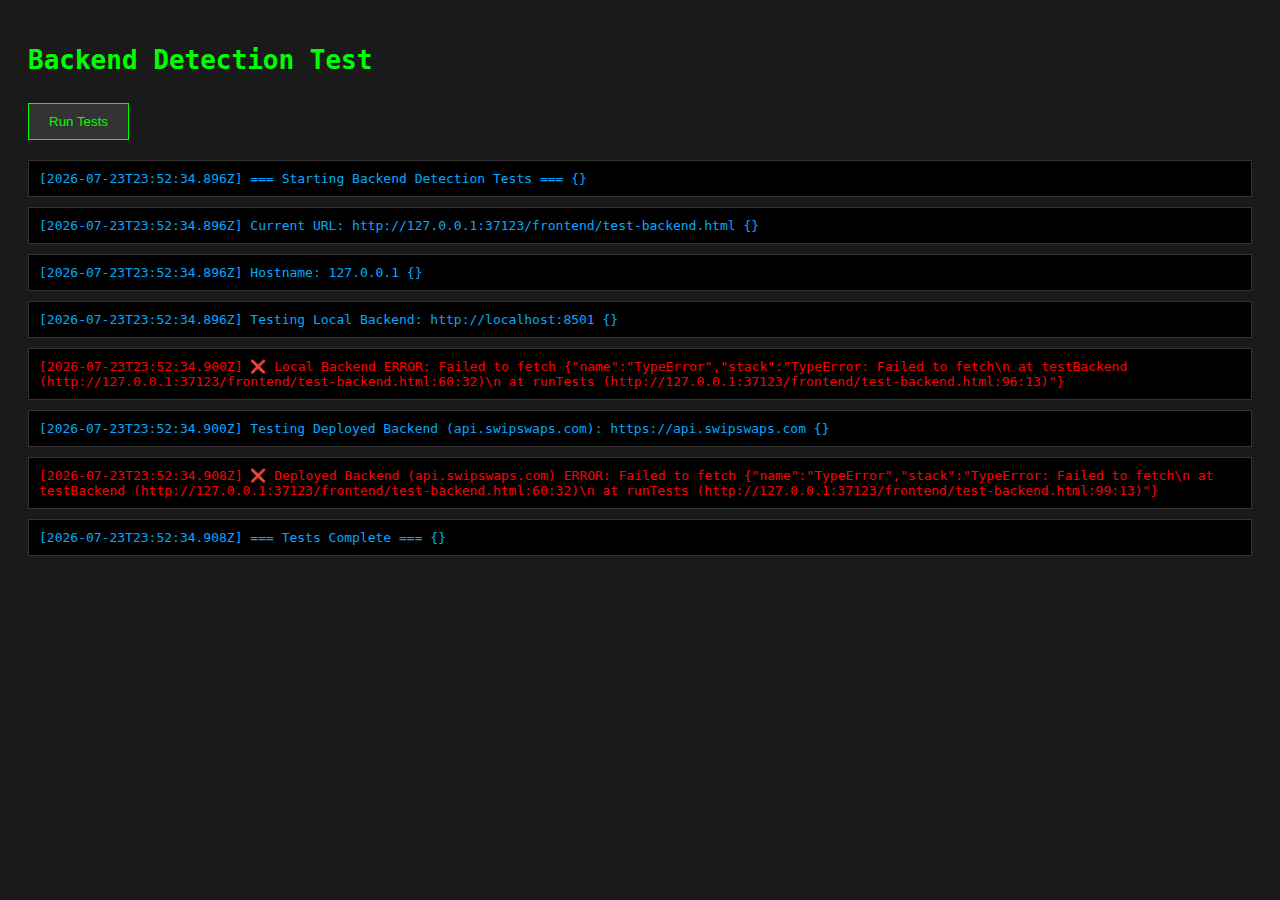
<file: frontend/test-backend.html>
<!DOCTYPE html>
<html lang="en">
<head>
  <meta charset="UTF-8">
  <meta name="viewport" content="width=device-width, initial-scale=1.0">
  <title>Backend Detection Test</title>
  <style>
    body {
      font-family: monospace;
      padding: 20px;
      background: #1a1a1a;
      color: #00ff00;
    }
    .test-result {
      margin: 10px 0;
      padding: 10px;
      border: 1px solid #333;
      background: #000;
    }
    .success { color: #00ff00; }
    .error { color: #ff0000; }
    .info { color: #00aaff; }
    button {
      padding: 10px 20px;
      margin: 10px 0;
      background: #333;
      color: #00ff00;
      border: 1px solid #00ff00;
      cursor: pointer;
    }
    button:hover {
      background: #00ff00;
      color: #000;
    }
  </style>
</head>
<body>
  <h1>Backend Detection Test</h1>
  <button onclick="runTests()">Run Tests</button>
  <div id="results"></div>

  <script>
    const resultsEl = document.getElementById('results');

    function log(level, message, data = {}) {
      const div = document.createElement('div');
      div.className = `test-result ${level}`;
      div.textContent = `[${new Date().toISOString()}] ${message} ${JSON.stringify(data)}`;
      resultsEl.appendChild(div);
      console[level === 'error' ? 'error' : 'log'](message, data);
    }

    async function testBackend(url, name) {
      log('info', `Testing ${name}: ${url}`);
      
      try {
        const controller = new AbortController();
        const timeoutId = setTimeout(() => controller.abort(), 5000);

        const response = await fetch(`${url}/health`, {
          method: 'GET',
          signal: controller.signal,
          headers: { 'Accept': 'application/json' },
          cache: 'no-store'
        });

        clearTimeout(timeoutId);

        log('info', `Response status: ${response.status} ${response.statusText}`);
        log('info', `Response headers: ${JSON.stringify([...response.headers.entries()])}`);

        if (response.ok) {
          const data = await response.json();
          log('success', `✅ ${name} SUCCESS`, data);
          return true;
        } else {
          log('error', `❌ ${name} FAILED: HTTP ${response.status}`);
          return false;
        }
      } catch (error) {
        log('error', `❌ ${name} ERROR: ${error.message}`, { 
          name: error.name,
          stack: error.stack 
        });
        return false;
      }
    }

    async function runTests() {
      resultsEl.innerHTML = '';
      log('info', '=== Starting Backend Detection Tests ===');
      log('info', `Current URL: ${window.location.href}`);
      log('info', `Hostname: ${window.location.hostname}`);
      
      // Test local backend
      await testBackend('http://localhost:8501', 'Local Backend');
      
      // Test deployed backend
      await testBackend('https://api.swipswaps.com', 'Deployed Backend (api.swipswaps.com)');
      
      log('info', '=== Tests Complete ===');
    }

    // Auto-run on load
    window.addEventListener('load', () => {
      setTimeout(runTests, 500);
    });
  </script>
</body>
</html>
</file>
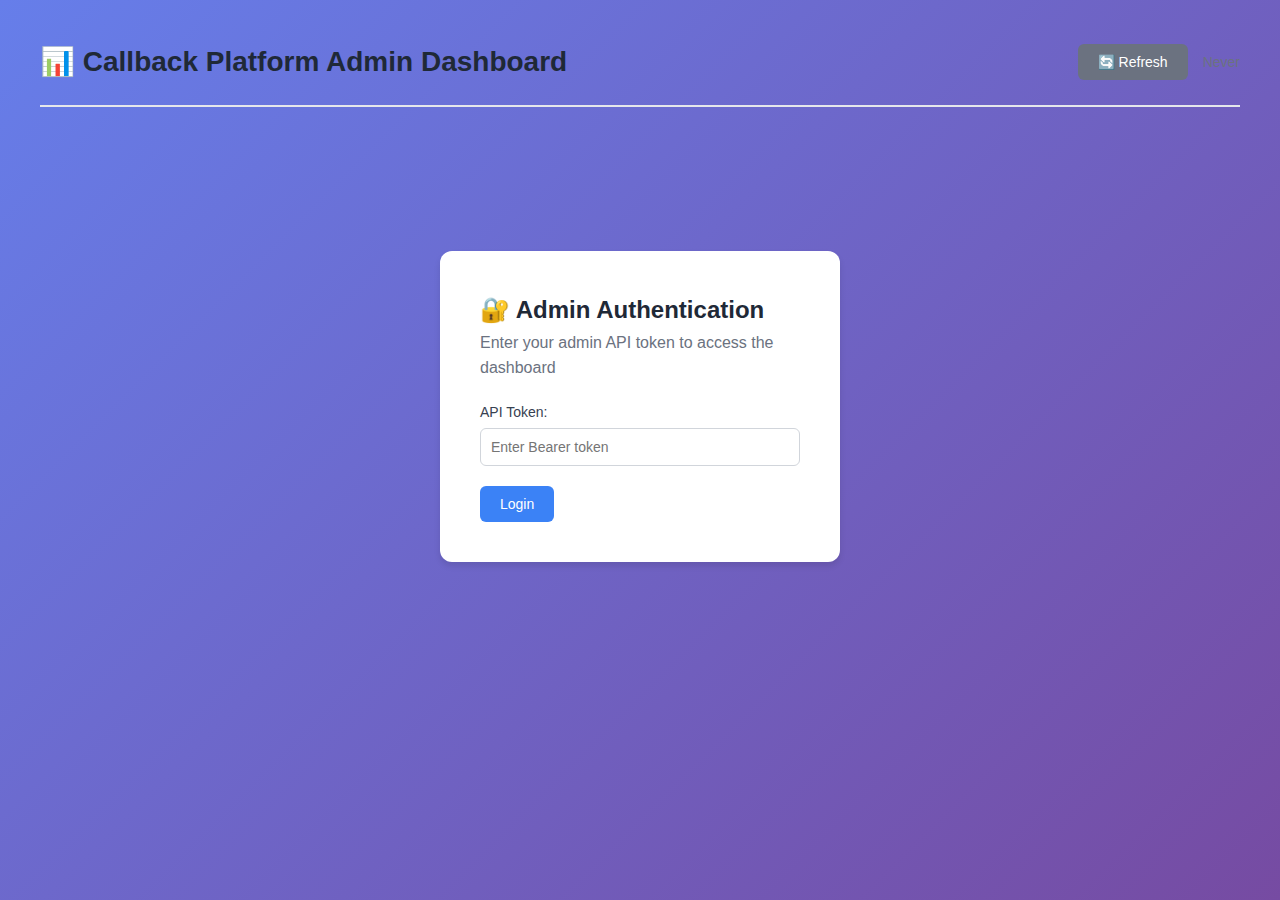
<file: frontend/admin/dashboard.html>
<!DOCTYPE html>
<html lang="en">
<head>
  <meta charset="UTF-8">
  <meta name="viewport" content="width=device-width, initial-scale=1.0">
  <title>Admin Dashboard - Callback Platform</title>
  <link rel="stylesheet" href="../styles.css">
  <link rel="stylesheet" href="dashboard.css">
</head>
<body>
  <div class="admin-container">
    <header class="admin-header">
      <h1>📊 Callback Platform Admin Dashboard</h1>
      <div class="header-actions">
        <button id="refreshBtn" class="btn btn-secondary">🔄 Refresh</button>
        <span id="lastUpdated" class="last-updated">Never</span>
      </div>
    </header>

    <!-- Authentication Section -->
    <div id="authSection" class="auth-section">
      <div class="auth-card">
        <h2>🔐 Admin Authentication</h2>
        <p>Enter your admin API token to access the dashboard</p>
        <div class="form-group">
          <label for="apiToken">API Token:</label>
          <input type="password" id="apiToken" placeholder="Enter Bearer token" class="form-control">
        </div>
        <button id="loginBtn" class="btn btn-primary">Login</button>
        <div id="authError" class="error-message" style="display: none;"></div>
      </div>
    </div>

    <!-- Dashboard Content (hidden until authenticated) -->
    <div id="dashboardContent" style="display: none;">
      
      <!-- Statistics Cards -->
      <section class="stats-section">
        <h2>📈 Statistics</h2>
        <div class="stats-grid">
          <div class="stat-card stat-clickable" onclick="filterByStatus('')" title="Click to show all requests">
            <div class="stat-label">Total Requests</div>
            <div class="stat-value" id="totalRequests">-</div>
          </div>
          <div class="stat-card stat-clickable" onclick="filterByStatus('completed')" title="Click to show only completed requests">
            <div class="stat-label">✅ Completed</div>
            <div class="stat-value" id="completedCount">-</div>
          </div>
          <div class="stat-card stat-clickable" onclick="filterByStatus('pending')" title="Click to show pending requests - TAKE ACTION">
            <div class="stat-label">⏳ Pending</div>
            <div class="stat-value" id="pendingCount">-</div>
          </div>
          <div class="stat-card stat-clickable" onclick="filterByStatus('failed')" title="Click to show failed requests - NEEDS RETRY">
            <div class="stat-label">❌ Failed</div>
            <div class="stat-value" id="failedCount">-</div>
          </div>
        </div>
      </section>

      <!-- Filters -->
      <section class="filters-section">
        <h2>🔍 Filters</h2>
        <div class="filters-grid">
          <div class="form-group">
            <label for="statusFilter">Status:</label>
            <select id="statusFilter" class="form-control">
              <option value="">All Statuses</option>
              <option value="pending">Pending</option>
              <option value="verified">Verified</option>
              <option value="calling">Calling</option>
              <option value="connected">Connected</option>
              <option value="completed">Completed</option>
              <option value="failed">Failed</option>
              <option value="cancelled">Cancelled</option>
            </select>
          </div>
          <div class="form-group">
            <label for="phoneFilter">Phone:</label>
            <input type="text" id="phoneFilter" placeholder="Search by phone" class="form-control">
          </div>
          <div class="form-group">
            <label for="limitFilter">Results per page:</label>
            <select id="limitFilter" class="form-control">
              <option value="25">25</option>
              <option value="50" selected>50</option>
              <option value="100">100</option>
              <option value="250">250</option>
            </select>
          </div>
          <div class="form-group">
            <button id="applyFiltersBtn" class="btn btn-primary">Apply Filters</button>
            <button id="clearFiltersBtn" class="btn btn-secondary">Clear</button>
          </div>
        </div>
      </section>



      <!-- Requests Table -->
      <section class="requests-section">
        <h2>📋 Callback Requests</h2>
        <div id="requestsLoading" class="loading">Loading...</div>
        <div id="requestsError" class="error-message" style="display: none;"></div>
        <div id="requestsTableContainer" style="display: none;">
          <table class="requests-table">
            <thead>
              <tr>
                <th>Request ID</th>
                <th>Name</th>
                <th>Phone</th>
                <th>Status</th>
                <th>Updated</th>
                <th>Actions</th>
              </tr>
            </thead>
            <tbody id="requestsTableBody">
              <!-- Populated by JavaScript -->
            </tbody>
          </table>
          <div class="pagination">
            <button id="prevPageBtn" class="btn btn-secondary" disabled>← Previous</button>
            <span id="paginationInfo">Page 1</span>
            <button id="nextPageBtn" class="btn btn-secondary" disabled>Next →</button>
          </div>
        </div>
      </section>

    </div>
  </div>

  <script src="dashboard.js"></script>
</body>
</html>
</file>
<file: frontend/admin/dashboard.css>
/* Admin Dashboard Styles */

.admin-container {
  max-width: 1400px;
  margin: 0 auto;
  padding: 20px;
  font-family: -apple-system, BlinkMacSystemFont, 'Segoe UI', Roboto, Oxygen, Ubuntu, Cantarell, sans-serif;
}

/* Input with button */
.input-with-button {
  display: flex;
  gap: 8px;
}

.input-with-button .form-control {
  flex: 1;
}

.btn-icon {
  padding: 8px 12px;
  background: #f3f4f6;
  border: 1px solid #d1d5db;
  border-radius: 6px;
  cursor: pointer;
  font-size: 18px;
  transition: all 0.2s;
}

.btn-icon:hover {
  background: #e5e7eb;
  transform: scale(1.05);
}

.btn-icon:active {
  transform: scale(0.95);
}

/* Health Section */
.health-section {
  margin-bottom: 30px;
}

.health-grid {
  display: grid;
  grid-template-columns: repeat(auto-fit, minmax(300px, 1fr));
  gap: 20px;
  margin-top: 20px;
}

.health-card {
  background: white;
  border-radius: 8px;
  padding: 20px;
  box-shadow: 0 2px 4px rgba(0,0,0,0.1);
}

.health-card h3 {
  margin-top: 0;
  color: #333;
  font-size: 16px;
  font-weight: 600;
  margin-bottom: 15px;
}

.health-metric {
  display: flex;
  justify-content: space-between;
  padding: 8px 0;
  border-bottom: 1px solid #f0f0f0;
}

.health-metric:last-child {
  border-bottom: none;
}

.health-metric-label {
  color: #666;
  font-size: 14px;
}

.health-metric-value {
  font-weight: 600;
  color: #333;
  font-size: 14px;
}

.status-badge {
  display: inline-block;
  padding: 4px 8px;
  border-radius: 4px;
  font-size: 12px;
  font-weight: 600;
}

.status-healthy {
  background: #d1fae5;
  color: #065f46;
}

.status-unhealthy {
  background: #fee2e2;
  color: #991b1b;
}

/* Priority Badges */
.priority-badge {
  display: inline-block;
  padding: 4px 8px;
  border-radius: 4px;
  font-size: 12px;
  font-weight: 600;
}

.priority-default {
  background: #f3f4f6;
  color: #6b7280;
}

.priority-high {
  background: #fef3c7;
  color: #92400e;
}

.priority-urgent {
  background: #fee2e2;
  color: #991b1b;
}

/* Retry Badge */
.retry-badge {
  display: inline-block;
  padding: 4px 8px;
  border-radius: 4px;
  font-size: 12px;
  font-weight: 600;
  background: #dbeafe;
  color: #1e40af;
}

/* Escalation Badge */
.escalation-badge {
  display: inline-block;
  padding: 4px 8px;
  border-radius: 4px;
  font-size: 12px;
  font-weight: 600;
  background: #fce7f3;
  color: #9f1239;
}

.admin-header {
  display: flex;
  justify-content: space-between;
  align-items: center;
  margin-bottom: 30px;
  padding-bottom: 20px;
  border-bottom: 2px solid #e5e7eb;
}

.admin-header h1 {
  margin: 0;
  color: #1f2937;
  font-size: 28px;
}

.header-actions {
  display: flex;
  align-items: center;
  gap: 15px;
}

.last-updated {
  color: #6b7280;
  font-size: 14px;
}

/* Authentication Section */
.auth-section {
  display: flex;
  justify-content: center;
  align-items: center;
  min-height: 60vh;
}

.auth-card {
  background: white;
  padding: 40px;
  border-radius: 12px;
  box-shadow: 0 4px 6px rgba(0, 0, 0, 0.1);
  max-width: 400px;
  width: 100%;
}

.auth-card h2 {
  margin-top: 0;
  color: #1f2937;
}

.auth-card p {
  color: #6b7280;
  margin-bottom: 20px;
}

/* Statistics Section */
.stats-section {
  margin-bottom: 30px;
}

.stats-section h2 {
  color: #1f2937;
  margin-bottom: 15px;
}

.stats-grid {
  display: grid;
  grid-template-columns: repeat(auto-fit, minmax(180px, 1fr));
  gap: 15px;
  margin-bottom: 20px;
}

.stat-card {
  background: white;
  padding: 20px;
  border-radius: 8px;
  box-shadow: 0 2px 4px rgba(0, 0, 0, 0.1);
  text-align: center;
}

.stat-clickable {
  cursor: pointer;
  transition: all 0.2s ease;
  border: 2px solid transparent;
}

.stat-clickable:hover {
  transform: translateY(-2px);
  box-shadow: 0 4px 12px rgba(0, 0, 0, 0.15);
  border-color: #3b82f6;
}

.stat-label {
  color: #6b7280;
  font-size: 14px;
  margin-bottom: 8px;
}

.stat-value {
  color: #1f2937;
  font-size: 32px;
  font-weight: bold;
}

/* Filters Section */
.filters-section {
  background: white;
  padding: 20px;
  border-radius: 8px;
  box-shadow: 0 2px 4px rgba(0, 0, 0, 0.1);
  margin-bottom: 30px;
}

.filters-section h2 {
  color: #1f2937;
  margin-top: 0;
  margin-bottom: 15px;
}

.filters-grid {
  display: grid;
  grid-template-columns: repeat(auto-fit, minmax(200px, 1fr));
  gap: 15px;
  align-items: end;
}

.form-group {
  display: flex;
  flex-direction: column;
}

.form-group label {
  color: #374151;
  font-size: 14px;
  margin-bottom: 5px;
  font-weight: 500;
}

.form-control {
  padding: 10px;
  border: 1px solid #d1d5db;
  border-radius: 6px;
  font-size: 14px;
}

.form-control:focus {
  outline: none;
  border-color: #3b82f6;
  box-shadow: 0 0 0 3px rgba(59, 130, 246, 0.1);
}

/* Buttons */
.btn {
  padding: 10px 20px;
  border: none;
  border-radius: 6px;
  font-size: 14px;
  font-weight: 500;
  cursor: pointer;
  transition: all 0.2s;
}

.btn-primary {
  background: #3b82f6;
  color: white;
}

.btn-primary:hover {
  background: #2563eb;
}

.btn-secondary {
  background: #6b7280;
  color: white;
}

.btn-secondary:hover {
  background: #4b5563;
}

.btn-secondary:disabled {
  background: #d1d5db;
  cursor: not-allowed;
}

.btn-danger {
  background: #ef4444;
  color: white;
  padding: 6px 12px;
  font-size: 12px;
}

.btn-danger:hover {
  background: #dc2626;
}

.btn-success {
  background: #10b981;
  color: white;
  padding: 6px 12px;
  font-size: 12px;
}

.btn-success:hover {
  background: #059669;
}

/* Requests Section */
.requests-section {
  background: white;
  padding: 20px;
  border-radius: 8px;
  box-shadow: 0 2px 4px rgba(0, 0, 0, 0.1);
}

.requests-section h2 {
  color: #1f2937;
  margin-top: 0;
  margin-bottom: 15px;
}

.requests-table {
  width: 100%;
  border-collapse: collapse;
  margin-bottom: 20px;
}

.requests-table th {
  background: #f9fafb;
  color: #374151;
  font-weight: 600;
  text-align: left;
  padding: 12px;
  border-bottom: 2px solid #e5e7eb;
  font-size: 14px;
}

.requests-table td {
  padding: 12px;
  border-bottom: 1px solid #e5e7eb;
  font-size: 14px;
  color: #1f2937;
}

.requests-table tr:hover {
  background: #f9fafb;
}

.status-badge {
  display: inline-block;
  padding: 4px 12px;
  border-radius: 12px;
  font-size: 12px;
  font-weight: 500;
}

.status-pending { background: #fef3c7; color: #92400e; }
.status-verified { background: #dbeafe; color: #1e40af; }
.status-calling { background: #e0e7ff; color: #3730a3; }
.status-connected { background: #d1fae5; color: #065f46; }
.status-completed { background: #d1fae5; color: #065f46; }
.status-failed { background: #fee2e2; color: #991b1b; }
.status-cancelled { background: #f3f4f6; color: #374151; }

.request-id {
  font-family: monospace;
  font-size: 12px;
  color: #6b7280;
}

.phone-number {
  font-family: monospace;
  font-weight: 500;
}

.timestamp {
  color: #6b7280;
  font-size: 12px;
}

.action-buttons {
  display: flex;
  gap: 8px;
}

/* Pagination */
.pagination {
  display: flex;
  justify-content: space-between;
  align-items: center;
  margin-top: 20px;
}

#paginationInfo {
  color: #6b7280;
  font-size: 14px;
}

/* Loading and Error States */
.loading {
  text-align: center;
  padding: 40px;
  color: #6b7280;
  font-size: 16px;
}

.error-message {
  background: #fee2e2;
  color: #991b1b;
  padding: 12px;
  border-radius: 6px;
  margin-top: 10px;
  font-size: 14px;
}

/* Responsive Design */
@media (max-width: 768px) {
  .admin-header {
    flex-direction: column;
    align-items: flex-start;
    gap: 15px;
  }

  .stats-grid {
    grid-template-columns: repeat(2, 1fr);
  }

  .filters-grid {
    grid-template-columns: 1fr;
  }

  .requests-table {
    font-size: 12px;
  }

  .requests-table th,
  .requests-table td {
    padding: 8px;
  }

  .action-buttons {
    flex-direction: column;
  }
}

/* Toast Notifications */
.toast-container {
  position: fixed;
  top: 20px;
  right: 20px;
  z-index: 10000;
  display: flex;
  flex-direction: column;
  gap: 10px;
  max-width: 400px;
}

.toast {
  background: white;
  border-radius: 8px;
  padding: 16px 20px;
  box-shadow: 0 4px 12px rgba(0, 0, 0, 0.15);
  display: flex;
  align-items: center;
  gap: 12px;
  animation: slideIn 0.3s ease-out;
  border-left: 4px solid #3b82f6;
}

.toast.success {
  border-left-color: #10b981;
}

.toast.error {
  border-left-color: #ef4444;
}

.toast.warning {
  border-left-color: #f59e0b;
}

.toast.info {
  border-left-color: #3b82f6;
}

.toast-icon {
  font-size: 24px;
  flex-shrink: 0;
}

.toast-message {
  flex: 1;
  font-size: 14px;
  color: #1f2937;
}

.toast-close {
  background: none;
  border: none;
  font-size: 20px;
  cursor: pointer;
  color: #6b7280;
  padding: 0;
  width: 24px;
  height: 24px;
  display: flex;
  align-items: center;
  justify-content: center;
  border-radius: 4px;
  transition: background 0.2s;
}

.toast-close:hover {
  background: #f3f4f6;
}

@keyframes slideIn {
  from {
    transform: translateX(400px);
    opacity: 0;
  }
  to {
    transform: translateX(0);
    opacity: 1;
  }
}

/* Modal */
.modal {
  position: fixed;
  top: 0;
  left: 0;
  width: 100%;
  height: 100%;
  background: rgba(0, 0, 0, 0.5);
  display: flex;
  align-items: center;
  justify-content: center;
  z-index: 9999;
}

.modal-content {
  background: white;
  border-radius: 12px;
  padding: 30px;
  max-width: 500px;
  width: 90%;
  box-shadow: 0 20px 60px rgba(0, 0, 0, 0.3);
}

.modal-content h2 {
  margin-top: 0;
  margin-bottom: 20px;
  color: #1f2937;
}

.shortcuts-table {
  width: 100%;
  margin-bottom: 20px;
}

.shortcuts-table td {
  padding: 8px 0;
  color: #4b5563;
}

.shortcuts-table td:first-child {
  font-weight: 600;
  color: #1f2937;
}

kbd {
  background: #f3f4f6;
  border: 1px solid #d1d5db;
  border-radius: 4px;
  padding: 2px 6px;
  font-family: monospace;
  font-size: 12px;
  box-shadow: 0 1px 2px rgba(0, 0, 0, 0.1);
}

/* Copy-to-clipboard cursor */
.copyable {
  cursor: pointer;
  transition: all 0.2s;
}

.copyable:hover {
  color: #3b82f6;
  text-decoration: underline;
}

.copyable:active {
  transform: scale(0.95);
}
</file>
<file: frontend/styles.css>
/* Reset and Base Styles */
* {
  margin: 0;
  padding: 0;
  box-sizing: border-box;
}

:root {
  --primary-color: #2563eb;
  --primary-hover: #1d4ed8;
  --success-color: #10b981;
  --error-color: #ef4444;
  --warning-color: #f59e0b;
  --text-primary: #1f2937;
  --text-secondary: #6b7280;
  --border-color: #e5e7eb;
  --bg-light: #f9fafb;
  --bg-white: #ffffff;
  --shadow-sm: 0 1px 2px 0 rgba(0, 0, 0, 0.05);
  --shadow-md: 0 4px 6px -1px rgba(0, 0, 0, 0.1);
  --shadow-lg: 0 10px 15px -3px rgba(0, 0, 0, 0.1);
}

body {
  font-family: -apple-system, BlinkMacSystemFont, 'Segoe UI', 'Roboto', 'Oxygen',
    'Ubuntu', 'Cantarell', 'Fira Sans', 'Droid Sans', 'Helvetica Neue', sans-serif;
  background: linear-gradient(135deg, #667eea 0%, #764ba2 100%);
  min-height: 100vh;
  padding: 20px;
  line-height: 1.6;
  color: var(--text-primary);
}

/* Container */
.container {
  max-width: 480px;
  margin: 0 auto;
  background: var(--bg-white);
  padding: 32px;
  border-radius: 16px;
  box-shadow: var(--shadow-lg);
}

/* Header */
header {
  text-align: center;
  margin-bottom: 32px;
  position: relative;
}

.settings-btn {
  position: absolute;
  top: 0;
  right: 0;
  background: transparent;
  border: none;
  font-size: 24px;
  cursor: pointer;
  padding: 8px;
  border-radius: 8px;
  transition: background 0.3s;
}

.settings-btn:hover {
  background: rgba(0, 0, 0, 0.05);
}

h1 {
  font-size: 28px;
  font-weight: 700;
  color: var(--text-primary);
  margin-bottom: 8px;
}

.subtitle {
  font-size: 14px;
  color: var(--text-secondary);
}

/* Authentication Section */
.auth-section {
  margin-bottom: 24px;
}

.auth-notice {
  text-align: center;
  padding: 24px;
  background: linear-gradient(135deg, #667eea 0%, #764ba2 100%);
  border-radius: 12px;
  color: white;
  margin-bottom: 24px;
}

.lock-icon {
  font-size: 48px;
  display: block;
  margin-bottom: 12px;
}

.auth-notice h3 {
  font-size: 24px;
  margin-bottom: 8px;
  color: white;
}

.auth-notice p {
  font-size: 14px;
  opacity: 0.95;
  line-height: 1.5;
}

.security-notice {
  background: var(--bg-light);
  border-left: 4px solid var(--success-color);
  padding: 16px;
  border-radius: 8px;
  margin-top: 20px;
}

.security-notice p {
  font-size: 13px;
  color: var(--text-secondary);
  margin-bottom: 8px;
}

.security-notice p:last-child {
  margin-bottom: 0;
}

/* User Profile Section */
.user-profile {
  margin-bottom: 24px;
}

.profile-card {
  display: flex;
  justify-content: space-between;
  align-items: center;
  padding: 16px;
  background: linear-gradient(135deg, #10b981 0%, #059669 100%);
  border-radius: 12px;
  color: white;
}

.profile-info {
  display: flex;
  align-items: center;
  gap: 12px;
}

.profile-icon {
  font-size: 32px;
  background: rgba(255, 255, 255, 0.2);
  width: 48px;
  height: 48px;
  border-radius: 50%;
  display: flex;
  align-items: center;
  justify-content: center;
}

.profile-details {
  display: flex;
  flex-direction: column;
}

.profile-details strong {
  font-size: 16px;
  margin-bottom: 2px;
}

.profile-details small {
  font-size: 13px;
  opacity: 0.9;
}

.logout-btn {
  background: rgba(255, 255, 255, 0.2);
  color: white;
  border: 1px solid rgba(255, 255, 255, 0.3);
  padding: 8px 16px;
  border-radius: 6px;
  font-size: 14px;
  cursor: pointer;
  transition: all 0.2s ease;
}

.logout-btn:hover {
  background: rgba(255, 255, 255, 0.3);
}

/* Social Login Section */
.social-login {
  margin-bottom: 24px;
}

.social-login h4 {
  text-align: center;
  font-size: 16px;
  margin-bottom: 16px;
  color: var(--text-primary);
}

.social-login h3 {
  font-size: 16px;
  font-weight: 600;
  margin-bottom: 8px;
  color: var(--text-primary);
}

.helper-text {
  font-size: 13px;
  color: var(--text-secondary);
  margin-bottom: 12px;
}

.social-buttons {
  display: grid;
  gap: 8px;
}

.social-btn {
  display: flex;
  align-items: center;
  justify-content: center;
  gap: 8px;
  width: 100%;
  padding: 12px 16px;
  border: 1px solid var(--border-color);
  border-radius: 8px;
  background: var(--bg-white);
  color: var(--text-primary);
  font-size: 14px;
  font-weight: 500;
  cursor: pointer;
  transition: all 0.2s ease;
}

.social-btn:hover {
  background: var(--bg-light);
  border-color: var(--primary-color);
  transform: translateY(-1px);
  box-shadow: var(--shadow-sm);
}

.social-btn .icon {
  font-size: 18px;
  font-weight: 700;
}

.social-btn.google:hover { border-color: #4285f4; }
.social-btn.facebook:hover { border-color: #1877f2; }
.social-btn.instagram:hover { border-color: #e4405f; }
.social-btn.x:hover { border-color: #000000; }
.social-btn.whatsapp:hover { border-color: #25d366; }

/* Divider */
.divider {
  display: flex;
  align-items: center;
  text-align: center;
  margin: 24px 0;
  color: var(--text-secondary);
  font-size: 13px;
}

.divider::before,
.divider::after {
  content: '';
  flex: 1;
  border-bottom: 1px solid var(--border-color);
}

.divider span {
  padding: 0 12px;
  font-weight: 500;
}

/* Form Styles */
.form-group {
  margin-bottom: 20px;
}

label {
  display: block;
  font-size: 14px;
  font-weight: 500;
  margin-bottom: 6px;
  color: var(--text-primary);
}

.required {
  color: var(--error-color);
}

input[type="text"],
input[type="email"],
input[type="tel"] {
  width: 100%;
  padding: 12px 16px;
  border: 1px solid var(--border-color);
  border-radius: 8px;
  font-size: 15px;
  transition: all 0.2s ease;
  background: var(--bg-white);
}

input:focus {
  outline: none;
  border-color: var(--primary-color);
  box-shadow: 0 0 0 3px rgba(37, 99, 235, 0.1);
}

input.autofilled {
  background: #f0fdf4;
  border-color: var(--success-color);
}

.help-text {
  display: block;
  margin-top: 4px;
  font-size: 12px;
  color: var(--text-secondary);
}

/* CAPTCHA Container */
.captcha-container {
  margin: 24px 0;
  display: flex;
  flex-direction: column;
  align-items: center;
  gap: 8px;
}

.captcha-container .g-recaptcha {
  transform: scale(0.95);
  transform-origin: center;
}

.captcha-container .help-text {
  text-align: center;
  font-size: 11px;
}

/* Submit Button */
.submit-btn {
  width: 100%;
  padding: 14px 24px;
  background: var(--primary-color);
  color: white;
  border: none;
  border-radius: 8px;
  font-size: 16px;
  font-weight: 600;
  cursor: pointer;
  transition: all 0.2s ease;
  margin-top: 8px;
}

.submit-btn:hover {
  background: var(--primary-hover);
  transform: translateY(-2px);
  box-shadow: var(--shadow-md);
}

.submit-btn:active {
  transform: translateY(0);
}

/* Status Messages */
.status-message {
  display: none;
  margin-top: 20px;
  padding: 12px 16px;
  border-radius: 8px;
  font-size: 14px;
  font-weight: 500;
}

.status-message.success {
  background: #d1fae5;
  color: #065f46;
  border: 1px solid #6ee7b7;
}

.status-message.error {
  background: #fee2e2;
  color: #991b1b;
  border: 1px solid #fca5a5;
}

.status-message.info {
  background: #dbeafe;
  color: #1e40af;
  border: 1px solid #93c5fd;
}

/* Footer Info Section */
.info-section {
  margin-top: 32px;
  padding-top: 24px;
  border-top: 1px solid var(--border-color);
}

.info-section h4 {
  font-size: 15px;
  font-weight: 600;
  margin-bottom: 12px;
  color: var(--text-primary);
}

.info-section ol {
  margin-left: 20px;
  margin-bottom: 16px;
}

.info-section li {
  font-size: 13px;
  color: var(--text-secondary);
  margin-bottom: 6px;
}

.privacy-note {
  font-size: 12px;
  color: var(--text-secondary);
  padding: 12px;
  background: var(--bg-light);
  border-radius: 6px;
  border-left: 3px solid var(--success-color);
}

/* Responsive Design */
@media (max-width: 480px) {
  .container {
    padding: 24px 20px;
  }
  
  h1 {
    font-size: 24px;
  }
  
  body {
    padding: 12px;
  }
}

/* Backend Status Indicator */
#backend-status {
  margin-bottom: 20px;
}

.backend-status {
  display: flex;
  align-items: center;
  gap: 12px;
  padding: 12px 16px;
  border-radius: 8px;
  font-size: 14px;
  font-weight: 500;
  animation: slideIn 0.3s ease-out;
}

.backend-status.status-checking {
  background-color: #fff3cd;
  border-left: 4px solid #ffc107;
  color: #856404;
}

.backend-status.status-success {
  background-color: #d4edda;
  border-left: 4px solid var(--success-color);
  color: #155724;
}

.backend-status.status-error {
  background-color: #f8d7da;
  border-left: 4px solid var(--error-color);
  color: #721c24;
}

.backend-status .status-icon {
  font-size: 18px;
  line-height: 1;
}

.backend-status .status-text {
  flex: 1;
}

.backend-status .retry-btn {
  background: var(--primary-color);
  color: white;
  border: none;
  padding: 6px 12px;
  border-radius: 4px;
  font-size: 12px;
  font-weight: 600;
  cursor: pointer;
  transition: background 0.2s;
}

.backend-status .retry-btn:hover {
  background: var(--primary-hover);
}

@keyframes slideIn {
  from {
    opacity: 0;
    transform: translateY(-10px);
  }
  to {
    opacity: 1;
    transform: translateY(0);
  }
}

/* Settings Modal */
.modal {
  display: none;
  position: fixed;
  z-index: 1000;
  left: 0;
  top: 0;
  width: 100%;
  height: 100%;
  background: rgba(0, 0, 0, 0.5);
  animation: fadeIn 0.3s;
}

.modal.show {
  display: flex;
  align-items: center;
  justify-content: center;
}

.modal-content {
  background: white;
  border-radius: 12px;
  width: 90%;
  max-width: 900px;
  max-height: 90vh;
  display: flex;
  flex-direction: column;
  box-shadow: 0 20px 60px rgba(0, 0, 0, 0.3);
}

.modal-header {
  display: flex;
  justify-content: space-between;
  align-items: center;
  padding: 20px;
  border-bottom: 1px solid var(--border-color);
}

.modal-header h2 {
  margin: 0;
  font-size: 20px;
}

.modal-close {
  background: none;
  border: none;
  font-size: 32px;
  cursor: pointer;
  color: var(--text-secondary);
  line-height: 1;
  padding: 0;
  width: 32px;
  height: 32px;
}

.modal-close:hover {
  color: var(--text-primary);
}

.modal-body {
  padding: 20px;
  overflow-y: auto;
  flex: 1;
}

.log-controls {
  display: flex;
  gap: 15px;
  margin-bottom: 15px;
  flex-wrap: wrap;
  align-items: center;
}

.log-controls label {
  display: flex;
  align-items: center;
  gap: 8px;
  font-size: 14px;
}

.log-controls select {
  padding: 6px 10px;
  border: 1px solid var(--border-color);
  border-radius: 4px;
  font-size: 14px;
}

.log-controls button {
  padding: 8px 16px;
  background: var(--primary-color);
  color: white;
  border: none;
  border-radius: 4px;
  cursor: pointer;
  font-size: 14px;
  font-weight: 600;
}

.log-controls button:hover {
  background: var(--primary-hover);
}

#log-output {
  width: 100%;
  height: 400px;
  font-family: 'Courier New', Courier, monospace;
  font-size: 12px;
  padding: 12px;
  border: 1px solid var(--border-color);
  border-radius: 4px;
  background: #1e1e1e;
  color: #d4d4d4;
  resize: vertical;
}

#log-status {
  margin-top: 10px;
  padding: 10px;
  border-radius: 4px;
  font-size: 14px;
}

#log-status.success {
  background: #d4edda;
  color: #155724;
}

#log-status.error {
  background: #f8d7da;
  color: #721c24;
}

@keyframes fadeIn {
  from {
    opacity: 0;
  }
  to {
    opacity: 1;
  }
}
</file>
